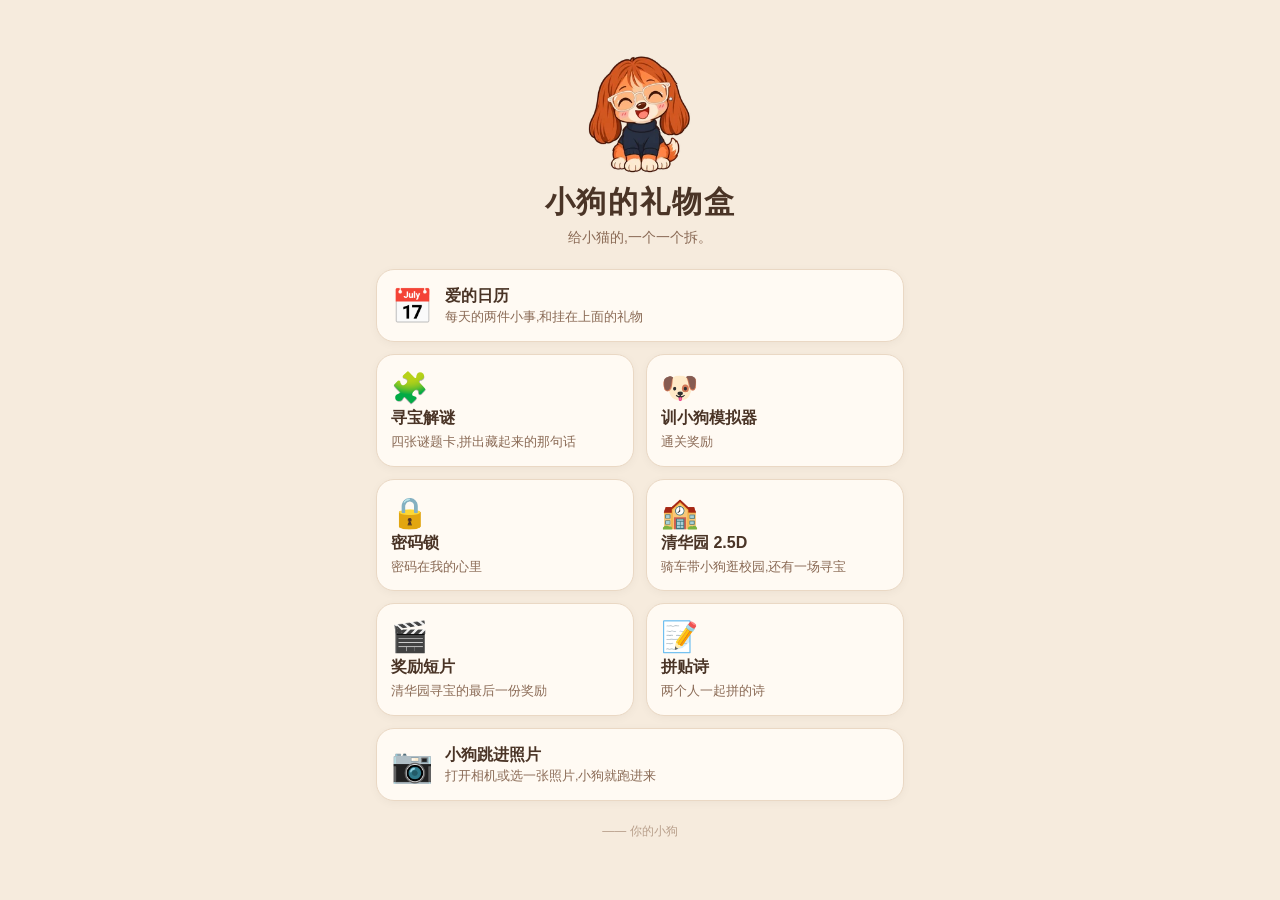
<file: index.html>
<!doctype html>
<html lang="zh-CN">
<head>
<meta charset="utf-8">
<meta name="viewport" content="width=device-width, initial-scale=1, viewport-fit=cover">
<meta name="theme-color" content="#F6EBDD">
<title>小狗的礼物盒</title>
<style>
  :root { --ink: #4a3426; --soft: #8a6a55; --card: #fffaf3; --pink: #f19bb8; --line: #ead8c4; }
  * { box-sizing: border-box; }
  html, body { margin: 0; background: #F6EBDD; color: var(--ink); font-family: -apple-system, "PingFang SC", "Hiragino Sans GB", "Microsoft YaHei", sans-serif; }
  main { max-width: 560px; margin: 0 auto; padding: calc(env(safe-area-inset-top) + 28px) 16px calc(env(safe-area-inset-bottom) + 36px); }
  header { text-align: center; margin-bottom: 22px; }
  .dog { width: 120px; height: 150px; margin: 0 auto 4px; background: url(photo/assets/sit.webp) no-repeat; background-size: 600% 100%; background-position: 40% 0; }
  h1 { margin: 0; font: 900 30px "Songti SC", Georgia, serif; letter-spacing: .06em; }
  header p { margin: 6px 0 0; color: var(--soft); font-size: 14px; }
  .grid { display: grid; grid-template-columns: minmax(0, 1fr) minmax(0, 1fr); gap: 12px; }
  a.card { display: flex; flex-direction: column; gap: 4px; padding: 16px 14px 14px; background: var(--card); border: 1.5px solid var(--line); border-radius: 18px; color: inherit; text-decoration: none; box-shadow: 0 2px 10px #0000000a; transition: transform .15s; }
  a.card:active { transform: scale(.97); }
  a.card .em { font-size: 30px; line-height: 1.1; }
  a.card b { font-size: 16px; }
  a.card span { color: var(--soft); font-size: 12.5px; line-height: 1.5; }
  a.card.wide { grid-column: 1 / -1; flex-direction: row; align-items: center; gap: 12px; }
  a.card.wide .em { font-size: 34px; }
  footer { margin-top: 22px; text-align: center; color: #b9a08c; font-size: 12px; }
</style>
</head>
<body>
<main>
  <header>
    <div class="dog"></div>
    <h1>小狗的礼物盒</h1>
    <p>给小猫的,一个一个拆。</p>
  </header>
  <div class="grid">
    <a class="card wide" href="love-calendar/"><div class="em">📅</div><div><b>爱的日历</b><br><span>每天的两件小事,和挂在上面的礼物</span></div></a>
    <a class="card" href="hunt/"><div class="em">🧩</div><b>寻宝解谜</b><span>四张谜题卡,拼出藏起来的那句话</span></a>
    <a class="card" href="hunt/train.html"><div class="em">🐶</div><b>训小狗模拟器</b><span>通关奖励</span></a>
    <a class="card" href="hunt/lock.html"><div class="em">🔒</div><b>密码锁</b><span>密码在我的心里</span></a>
    <a class="card" href="campus/"><div class="em">🏫</div><b>清华园 2.5D</b><span>骑车带小狗逛校园,还有一场寻宝</span></a>
    <a class="card" href="campus/film.mp4"><div class="em">🎬</div><b>奖励短片</b><span>清华园寻宝的最后一份奖励</span></a>
    <a class="card" href="poem/"><div class="em">📝</div><b>拼贴诗</b><span>两个人一起拼的诗</span></a>
    <a class="card wide" href="photo/"><div class="em">📷</div><div><b>小狗跳进照片</b><br><span>打开相机或选一张照片,小狗就跑进来</span></div></a>
  </div>
  <footer>—— 你的小狗</footer>
</main>
</body>
</html>
</file>
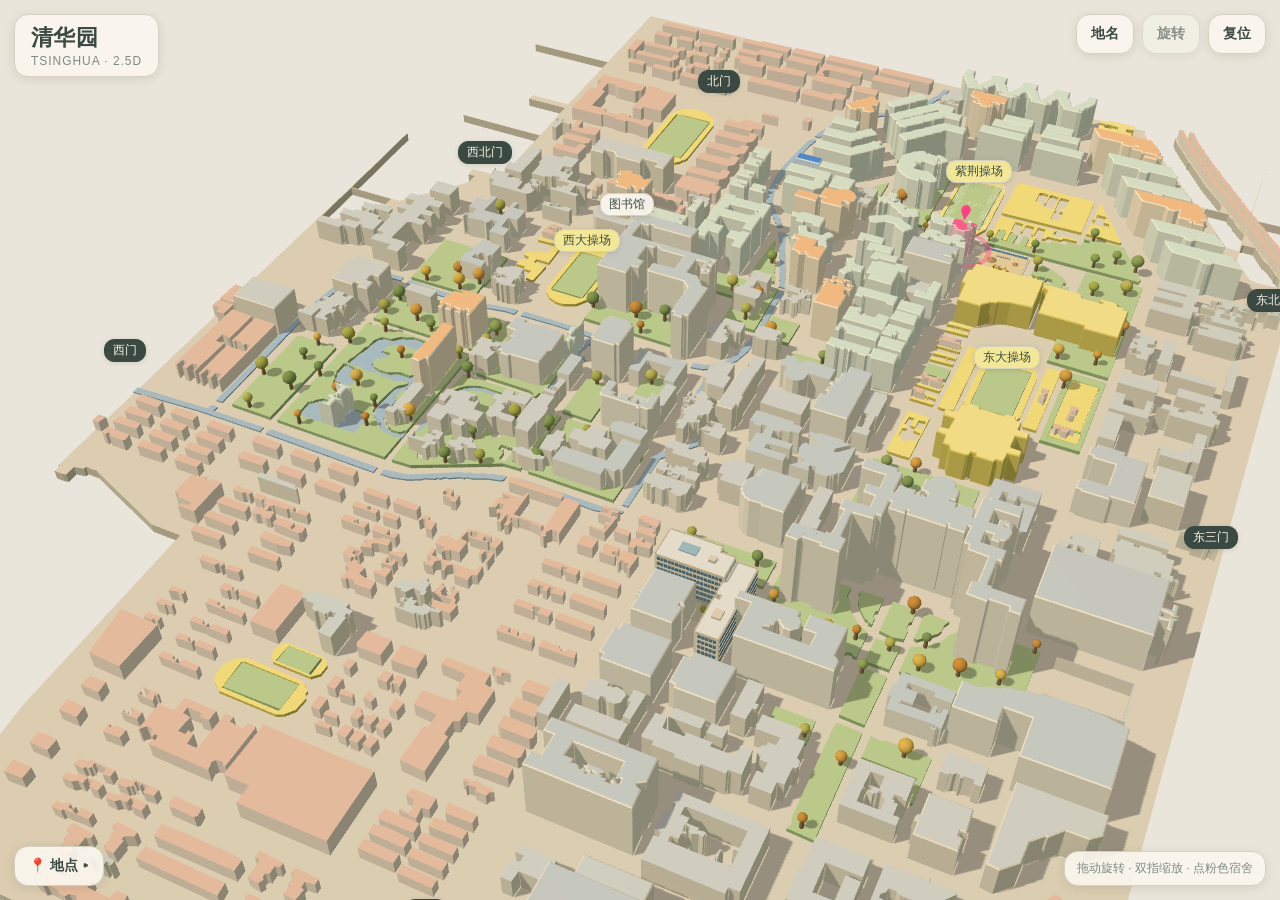
<file: campus/index.html>
<!doctype html>
<html lang="zh-CN">
<head>
<meta charset="utf-8">
<meta name="viewport" content="width=device-width, initial-scale=1, viewport-fit=cover">
<title>清华园 · 2.5D</title>
<style>
  :root { --paper: #f6f2e8; --ink: #3a4a42; --line: #d6d0c0; }
  * { box-sizing: border-box; -webkit-tap-highlight-color: transparent; }
  html, body { margin: 0; height: 100%; background: #e9e5da; overflow: hidden; font-family: -apple-system, "PingFang SC", "Helvetica Neue", "Noto Sans CJK SC", sans-serif; color: var(--ink); }
  #stage { position: fixed; inset: 0; }
  canvas { display: block; touch-action: none; }
  .pill { position: fixed; background: rgba(250, 247, 238, .92); border: 1px solid var(--line); border-radius: 14px; box-shadow: 0 2px 10px rgba(60, 60, 40, .12); }
  #title { top: 14px; left: 14px; padding: 8px 16px; font: 600 22px Georgia, "Songti SC", serif; letter-spacing: .02em; }
  #title small { display: block; font: 12px -apple-system, sans-serif; color: #7d8a82; letter-spacing: .08em; margin-top: 1px; }
  #tools { position: fixed; top: 14px; right: 14px; display: flex; gap: 8px; }
  #tools button { border: 1px solid var(--line); background: rgba(250, 247, 238, .92); color: var(--ink); border-radius: 14px; padding: 10px 14px; font: 600 14px -apple-system, "PingFang SC", sans-serif; box-shadow: 0 2px 10px rgba(60, 60, 40, .12); cursor: pointer; }
  #tools button[aria-pressed="false"] { opacity: .55; }
  #legend { left: 14px; bottom: 14px; padding: 6px 8px; font-size: 13px; line-height: 1.5; z-index: 7; max-width: min(72vw, 250px); }
  #legend i { display: inline-block; width: 12px; height: 12px; border-radius: 4px; margin-right: 8px; vertical-align: -1px; }
  #lg-toggle { border: 0; background: none; font: 600 14px -apple-system, 'PingFang SC', sans-serif; color: var(--ink); padding: 4px 6px; cursor: pointer; }
  #lg-body { max-height: min(52vh, 380px); overflow-y: auto; margin-top: 4px; }
  #lg-body[hidden] { display: none; }
  #lg-body details { border-top: 1px solid var(--line); padding: 3px 2px; }
  #lg-body summary { cursor: pointer; padding: 3px 4px; list-style: none; }
  #lg-body summary::-webkit-details-marker { display: none; }
  #lg-body summary::after { content: ' ▸'; color: #9aa59d; }
  #lg-body details[open] summary::after { content: ' ▾'; }
  #lg-body .row { padding: 3px 4px; color: #7d8a82; }
  #lg-body .items { display: flex; flex-wrap: wrap; gap: 5px; padding: 3px 2px 6px 18px; }
  #lg-body .items button { border: 1px solid var(--line); background: #fff; color: var(--ink); border-radius: 10px; padding: 3px 9px; font: 500 12.5px -apple-system, 'PingFang SC', sans-serif; cursor: pointer; }
  #lg-body .items button:hover { background: #fff4f8; border-color: #f3c6d6; }
  #lg-body .items button.him { background: #e8f1ff; border-color: #a9c8ef; }
  #lg-body .items button.her { background: #ffe9f1; border-color: #f3a9c4; }
  #hint { right: 14px; bottom: 14px; padding: 8px 12px; font-size: 12px; color: #7d8a82; }
  #labels { position: fixed; inset: 0; pointer-events: none; overflow: hidden; }
  .tag { position: absolute; transform: translate(-50%, -100%); white-space: nowrap; background: rgba(250, 247, 238, .94); border: 1px solid var(--line); border-radius: 10px; padding: 2px 8px; font-size: 12px; box-shadow: 0 1px 5px rgba(60, 60, 40, .15); }
  .tag.gate { background: #3a4a42; color: #f6f2e8; border-color: #3a4a42; }
  .tag.canteen { background: #fbe3c4; border-color: #e5b27a; color: #7a4a1c; font-weight: 600; }
  .tag.mine { pointer-events: auto; cursor: pointer; background: #ff3f86; color: #fff; border-color: #ff3f86; font-weight: 700; font-size: 13px; padding: 4px 11px; box-shadow: 0 2px 10px rgba(255, 63, 134, .45); }
  #focus-card { position: fixed; left: 50%; bottom: 18px; transform: translateX(-50%); width: auto; padding: 0; background: none; border: 0; box-shadow: none; z-index: 5; }
  #focus-card[hidden] { display: none; }
  #chat { position: fixed; left: 50%; bottom: 76px; transform: translateX(-50%); width: min(92vw, 420px); padding: 12px 14px; border-radius: 16px; background: rgba(255, 255, 255, .96); border: 1px solid #f3c6d6; box-shadow: 0 6px 24px rgba(255, 63, 134, .2); z-index: 6; }
  #chat[hidden] { display: none; }
  #chat-faces { display: flex; gap: 4px; margin-bottom: 8px; }
  #chat-faces button { border: 0; background: #fff4f8; font-size: 18px; width: 34px; height: 34px; border-radius: 10px; cursor: pointer; }
  #chat-opts { max-height: 132px; overflow-y: auto; display: flex; flex-wrap: wrap; gap: 6px; }
  #chat-opts button { border: 1px solid #f3c6d6; background: #fff4f8; color: #b3205f; font: 600 13px -apple-system, 'PingFang SC', sans-serif; padding: 6px 12px; border-radius: 12px; cursor: pointer; }
  #chat-opts button.ghost { background: #fff; color: #7d8a82; border-color: #d6d0c0; }
  #focus-card b { color: #d6256d; font-size: 16px; }
  #focus-card p { margin: 4px 0 10px; font-size: 13px; line-height: 1.6; }
  #focus-card button { border: 0; background: #ff3f86; color: #fff; font: 700 14px -apple-system, 'PingFang SC', sans-serif; padding: 8px 16px; border-radius: 12px; cursor: pointer; }
  body.in-foot #hint { display: none; }
  .tag.work { background: #ffe9a8; border-color: #e5c15c; color: #7a5a10; font-weight: 600; }
  .tag.him { background: #4a86d6; color: #fff; border-color: #4a86d6; font-weight: 700; }
  .tag.me { background: #3a4a42; color: #fff; border-color: #3a4a42; font-weight: 700; }
  #playhint[hidden] { display: none; }
  #playhint { position: fixed; left: 50%; top: 14px; transform: translateX(-50%); padding: 7px 14px; font-size: 13px; background: rgba(250, 247, 238, .92); border: 1px solid #d6d0c0; border-radius: 14px; z-index: 5; white-space: nowrap; }
  .bubble { position: absolute; transform: translate(-16%, -100%); max-width: 190px; padding: 7px 11px; border-radius: 14px; background: #fff; border: 1.5px solid #f3a9c4; color: #4a2a38; font-size: 13px; line-height: 1.45; box-shadow: 0 3px 12px rgba(255, 63, 134, .22); z-index: 8; }
  .bubble.l { transform: translate(-84%, -100%); }
  .bubble::after { content: ''; position: absolute; bottom: -7px; left: 12%; width: 11px; height: 11px; background: #fff; border-right: 1.5px solid #f3a9c4; border-bottom: 1.5px solid #f3a9c4; transform: rotate(45deg); }
  .bubble.l::after { left: auto; right: 12%; }
  .bubble.cat { background: #eef6ff; border-color: #a9c8ef; color: #223a52; box-shadow: 0 3px 12px rgba(60, 100, 160, .2); }
  .bubble.cat::after { background: #eef6ff; border-color: #a9c8ef; }
  #vehicle { right: 14px; bottom: 14px; display: flex; gap: 6px; padding: 6px; z-index: 7; }
  #vehicle[hidden] { display: none; }
  #vehicle button { border: 1px solid var(--line); background: #fff; color: var(--ink); border-radius: 10px; padding: 7px 14px; font: 600 14px -apple-system, 'PingFang SC', sans-serif; cursor: pointer; }
  #vehicle button[aria-pressed="true"] { background: #3a4a42; color: #fff; border-color: #3a4a42; }
  #hunt { position: fixed; right: 14px; top: 62px; z-index: 6; padding: 8px 10px; display: flex; align-items: center; gap: 6px; flex-wrap: wrap; font-size: 13px; width: min(88vw, 360px); }
  #hunt-clue { flex: 1 1 140px; }
  #hunt[hidden], #treasure[hidden] { display: none; }
  #hunt button { border: 1px solid #e5c15c; background: #fff3cf; color: #7a5a10; border-radius: 10px; padding: 4px 9px; font: 600 12px -apple-system, 'PingFang SC', sans-serif; cursor: pointer; }
  #hunt-arrow { display: inline-block; width: 26px; height: 26px; line-height: 26px; text-align: center; border-radius: 50%; background: #ffd35c; color: #6b4a00; font-size: 15px; flex: none; transition: transform .15s; }
  #hunt-clue { line-height: 1.4; }
  #hunt-dist { flex: none; font-size: 11px; color: #9a7a2a; white-space: nowrap; }
  #treasure { position: fixed; inset: 0; z-index: 12; display: grid; place-items: center; background: rgba(40, 34, 20, .42); }
  #treasure > div { width: min(88vw, 380px); padding: 22px 22px 18px; border-radius: 20px; background: #fffaf0; border: 2px solid #f0cf72; box-shadow: 0 12px 40px rgba(80, 60, 10, .35); text-align: center; }
  #treasure h2 { margin: 0 0 8px; font: 700 20px Georgia, 'Songti SC', serif; color: #8a5d00; }
  #hunt-bag { position: fixed; right: 14px; top: 170px; z-index: 6; padding: 6px 12px; font: 600 13px -apple-system, 'PingFang SC', sans-serif; color: #7a5a10; cursor: pointer; }
  #hunt-bag[hidden] { display: none; }
  #tr-item { font-size: 54px; line-height: 1.1; }
  #tr-ask p { font-weight: 600; margin-bottom: 8px; }
  #tr-opts { display: flex; flex-wrap: wrap; gap: 8px; justify-content: center; margin-bottom: 8px; }
  #tr-opts button { background: #fff3cf; color: #7a5a10; border: 1px solid #e5c15c; font-size: 14px; padding: 7px 14px; margin: 0; }
  #tr-reply { color: #8a5d00; font-weight: 600; }
  #tr-text .it { display: block; text-align: left; margin: 4px 0; font-size: 14px; }
  .tr-reward { display: block; margin: 6px auto 0; padding: 10px 22px; border: 0; border-radius: 999px; background: #ff7a93; color: #fff; font: 700 16px system-ui, sans-serif; cursor: pointer; box-shadow: 0 4px 12px rgba(255, 90, 120, .35); }
  #reward { position: fixed; inset: 0; z-index: 40; display: grid; place-items: center; background: #000; }
  #reward[hidden] { display: none; }
  #reward video { width: min(100vw, 100vh); height: min(100vw, 100vh); background: #000; }
  #reward button { position: absolute; top: 14px; right: 14px; width: 40px; height: 40px; border: 0; border-radius: 50%; background: rgba(255, 255, 255, .85); font-size: 18px; cursor: pointer; }
  #treasure p { margin: 0 0 12px; font-size: 15px; line-height: 1.7; white-space: pre-line; }
  #treasure .next { font-size: 13px; color: #7d6a3c; background: #fff3cf; border-radius: 12px; padding: 8px 12px; }
  #treasure button { border: 0; background: #ffb200; color: #fff; font: 700 15px -apple-system, 'PingFang SC', sans-serif; padding: 9px 22px; border-radius: 14px; cursor: pointer; margin-top: 4px; }
  .tag.sport { background: rgba(244, 233, 150, .95); }
  #loading { position: fixed; inset: 0; display: grid; place-items: center; background: #e9e5da; font: 600 18px Georgia, serif; letter-spacing: .1em; transition: opacity .5s; }
</style>
<script type="importmap">{ "imports": { "three": "./vendor/three.module.min.js" } }</script>
</head>
<body>
<div id="stage"></div><div id="labels"></div>
<div class="pill" id="title">清华园<small>TSINGHUA · 2.5D</small></div>
<div id="tools"><button id="btn-labels" aria-pressed="true">地名</button><button id="btn-spin" aria-pressed="false">旋转</button><button id="btn-reset">复位</button></div>
<div class="pill" id="legend"><button id="lg-toggle" aria-expanded="false">📍 地点 ▸</button><div id="lg-body" hidden></div></div>
<div class="pill" id="hint">拖动旋转 · 双指缩放 · 点粉色宿舍</div>
<div id="focus-card" hidden><button id="foot-back">返回校园</button></div>
<div id="playhint" hidden>点地图上的地方,小猫骑车过去 · 点小狗聊天</div>
<div id="chat" hidden><div id="chat-opts"></div></div>
<div class="pill" id="hunt" hidden><span id="hunt-arrow">➤</span><span id="hunt-clue"></span><span id="hunt-dist"></span><button id="hunt-hint">提示</button></div>
<button class="pill" id="hunt-bag" hidden>🎒 0/0</button>
<div id="treasure" hidden><div><div id="tr-item"></div><h2 id="tr-title"></h2><div id="tr-ask" hidden><p id="tr-q"></p><div id="tr-opts"></div></div><p id="tr-reply" hidden></p><p id="tr-text"></p><p class="next" id="tr-next" hidden></p><button id="tr-ok">收下</button></div></div>
<div id="vehicle" class="pill" hidden><button data-v="nine" aria-pressed="true">九号</button><button data-v="yadea" aria-pressed="false">雅迪</button></div>
<div id="loading">清华园 · 正在搭建…</div>
<script type="module">import('./app.js?v=' + Date.now());</script>
</body>
</html>
</file>
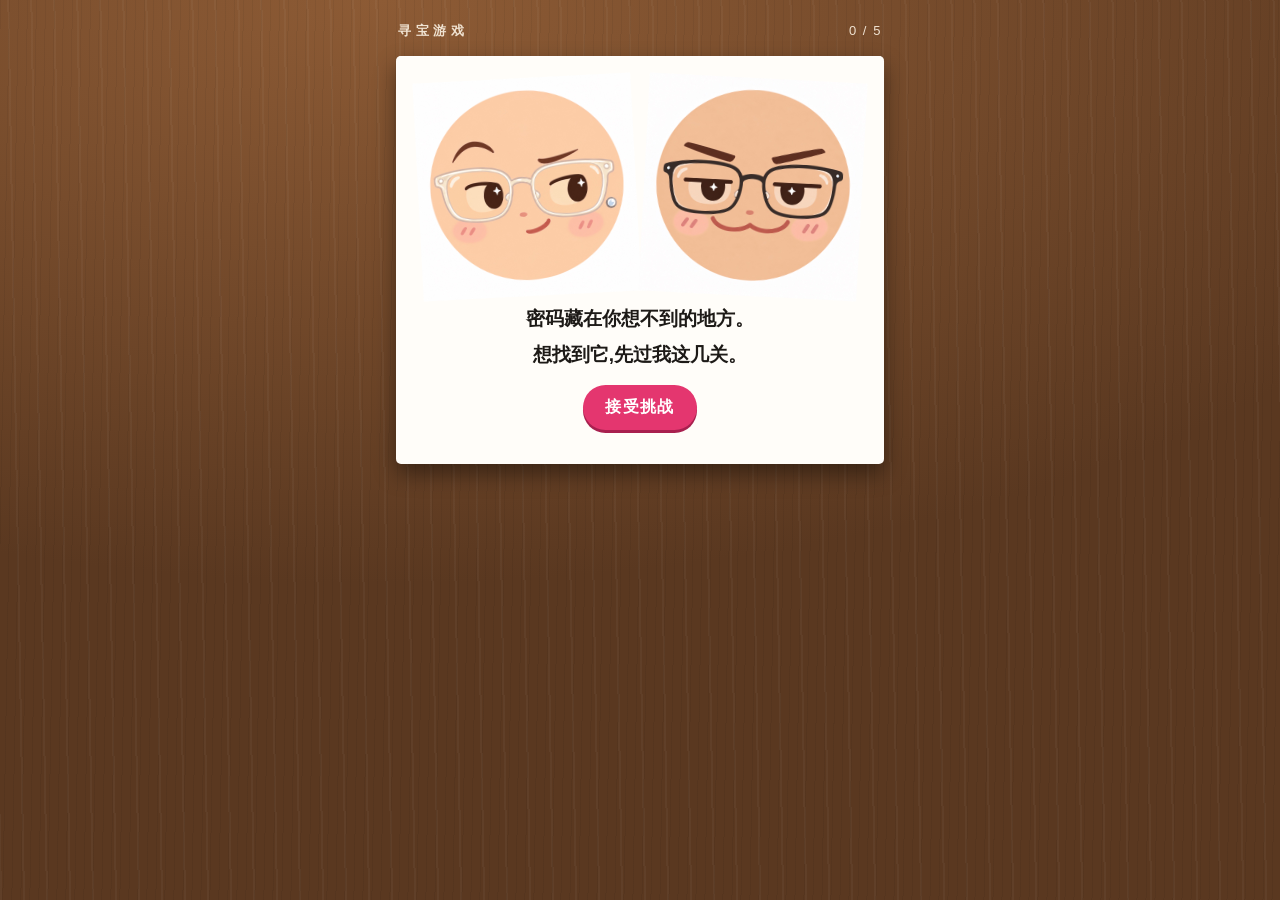
<file: hunt/index.html>
<!doctype html>
<html lang="zh-CN">
<head>
  <meta charset="utf-8">
  <meta name="viewport" content="width=device-width, initial-scale=1, viewport-fit=cover">
  <meta name="robots" content="noindex, nofollow">
  <meta name="theme-color" content="#5a3820">
  <title>寻宝游戏</title>
  <link rel="icon" href="data:image/svg+xml,%3Csvg xmlns='http://www.w3.org/2000/svg' viewBox='0 0 100 100'%3E%3Ctext y='.9em' font-size='90'%3E%F0%9F%8E%81%3C/text%3E%3C/svg%3E">
  <link rel="stylesheet" href="styles.css">
</head>
<body>
  <div id="preview" class="preview-bar" hidden></div>
  <main class="wrap">
    <header class="top"><span class="t" id="title"></span><span id="progress"></span></header>
    <section id="sentence" class="sentence" aria-label="拼出来的句子" hidden></section>
    <section id="stage" aria-live="polite"></section>
    <section id="table" aria-label="桌面"></section>
    <section id="gifts" aria-label="礼物"></section>
  </main>
  <noscript><p style="color:#fff;text-align:center">需要打开 JavaScript 才能玩。</p></noscript>
  <script type="module" src="app.js"></script>
</body>
</html>
</file>
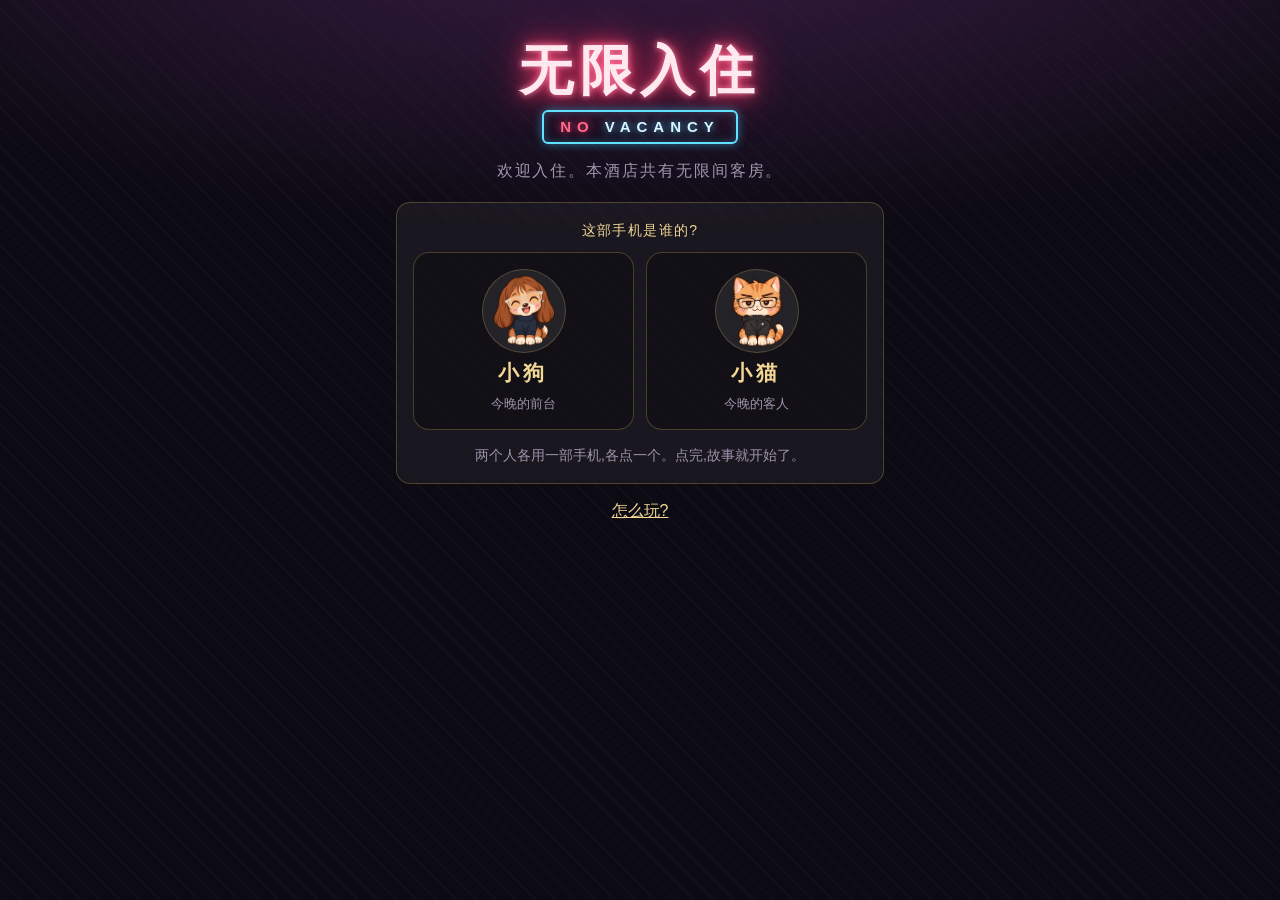
<file: infinite-hotel/index.html>
<!doctype html>
<html lang="zh-CN">
<head>
<meta charset="utf-8">
<meta name="viewport" content="width=device-width, initial-scale=1, viewport-fit=cover">
<meta name="robots" content="noindex, nofollow">
<meta name="theme-color" content="#0c0a12">
<title>无限入住</title>
<link rel="stylesheet" href="style.css">
</head>
<body>
<div id="app"></div>
<div id="sheet" hidden></div>
<div id="toast" hidden></div>
<div id="count" hidden></div>
<script type="module" src="app.js"></script>
</body>
</html>
</file>
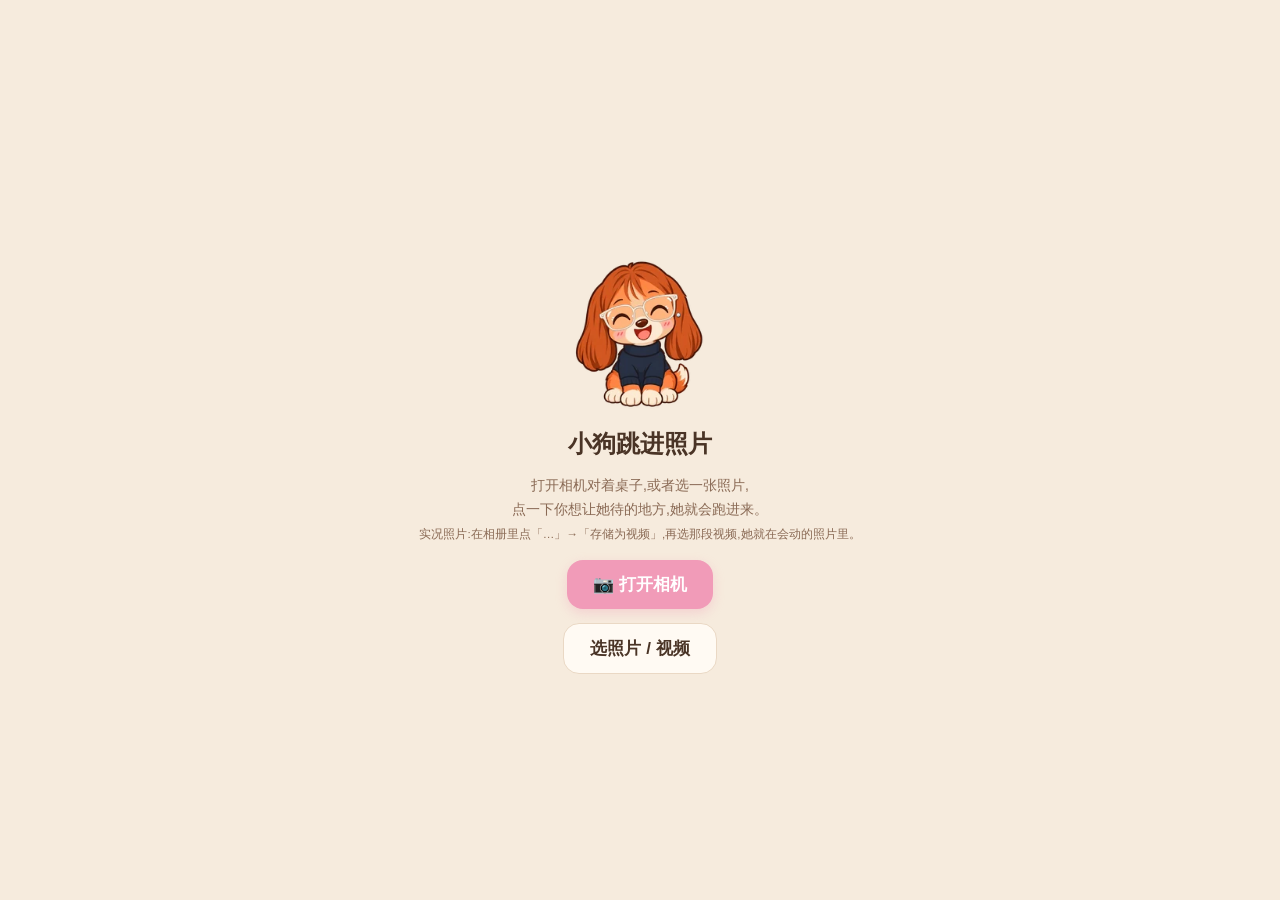
<file: photo/index.html>
<!doctype html>
<html lang="zh-CN">
<head>
<meta charset="utf-8">
<meta name="viewport" content="width=device-width, initial-scale=1, viewport-fit=cover, user-scalable=no">
<meta name="theme-color" content="#1b1a1f">
<title>小狗跳进照片</title>
<style>
  :root { --ink: #4a3426; --card: #fffaf3; --pink: #f19bb8; --line: #ead8c4; }
  * { box-sizing: border-box; -webkit-tap-highlight-color: transparent; }
  html, body { margin: 0; height: 100%; overflow: hidden; background: #1b1a1f; color: var(--ink);
    font-family: -apple-system, "PingFang SC", "Hiragino Sans GB", "Microsoft YaHei", sans-serif; }
  body { -webkit-user-select: none; user-select: none; -webkit-touch-callout: none; }
  canvas#scene { position: fixed; inset: 0; width: 100%; height: 100%; touch-action: none; display: block; }

  /* the first screen: pick a photo */
  #start { position: fixed; inset: 0; display: flex; flex-direction: column; align-items: center; justify-content: center; gap: 14px; background: #F6EBDD; padding: 24px; text-align: center; }
  #start[hidden] { display: none; }
  #startDog { width: 150px; height: 188px; background: url(assets/sit.webp) no-repeat; background-size: 600% 100%; background-position: 40% 0; }
  #start h1 { margin: 0; font-size: 24px; }
  #start p { margin: 0; color: #8a6a55; font-size: 14px; line-height: 1.7; }
  .pick.alt { background: #fffaf3; color: var(--ink); border: 1.5px solid var(--line); box-shadow: none; }
  .pick { font: inherit; font-size: 17px; font-weight: 700; border: 0; border-radius: 16px; background: var(--pink); color: #fff; padding: 13px 26px; box-shadow: 0 4px 12px #f19bb855; }

  #hint { position: fixed; left: 50%; top: calc(env(safe-area-inset-top) + 14px); transform: translateX(-50%); background: #fffaf3e8; border-radius: 14px; padding: 8px 14px; font-size: 14px; white-space: nowrap; box-shadow: 0 2px 10px #0000002a; pointer-events: none; transition: opacity .3s; }
  #hint.off { opacity: 0; }

  #bar { position: fixed; left: 0; right: 0; bottom: 0; padding: 10px 8px calc(env(safe-area-inset-bottom) + 12px); display: flex; gap: 6px; justify-content: center; }
  #bar[hidden] { display: none; }
  #bar button { font: inherit; font-size: 13px; border: 0; border-radius: 14px; background: #fffaf3e8; color: var(--ink); padding: 8px 4px; min-width: 0; flex: 0 1 60px; display: flex; flex-direction: column; align-items: center; gap: 1px; box-shadow: 0 2px 10px #0000002a; }
  #bar button span { font-size: 20px; line-height: 1.15; }
  #bar button.rec { background: #ff5468; color: #fff; }

  /* the recorded clip */
  #clip { position: fixed; inset: 0; background: #000000cc; display: none; flex-direction: column; align-items: center; justify-content: center; gap: 12px; padding: 20px; }
  #clip.on { display: flex; }
  #clip video { max-width: 100%; max-height: 70vh; border-radius: 14px; background: #000; }
  #clip .row { display: flex; gap: 10px; }
  #clip button, #clip a { font: inherit; font-size: 15px; font-weight: 700; border: 0; border-radius: 14px; padding: 10px 18px; text-decoration: none; }
  #clipSave { background: var(--pink); color: #fff; }
  #clipClose { background: #fffaf3; color: var(--ink); }
  #clip p { margin: 0; color: #fff; font-size: 13px; opacity: .8; text-align: center; }
</style>
</head>
<body>
<canvas id="scene"></canvas>

<div id="start">
  <div id="startDog"></div>
  <h1>小狗跳进照片</h1>
  <p>打开相机对着桌子,或者选一张照片,<br>点一下你想让她待的地方,她就会跑进来。<br><small>实况照片:在相册里点「…」→「存储为视频」,再选那段视频,她就在会动的照片里。</small></p>
  <button class="pick" id="cam1">📷 打开相机</button>
  <button class="pick alt" id="pick1">选照片 / 视频</button>
</div>

<div id="hint" class="off"></div>

<div id="bar" hidden>
  <button id="bCam"><span>📷</span>相机</button>
  <button id="bPick"><span>🖼️</span>照片</button>
  <button id="bFind"><span>🔍</span>找桌面</button>
  <button id="bSmall"><span>➖</span>小一点</button>
  <button id="bBig"><span>➕</span>大一点</button>
  <button id="bRec"><span>⏺</span>录下来</button>
</div>

<div id="clip">
  <video id="clipVideo" playsinline controls loop></video>
  <p id="clipNote">存到相册:点「保存」,在弹出的菜单里选「存储视频」</p>
  <div class="row"><a id="clipSave" href="#">保存</a><button id="clipClose">再玩一次</button></div>
</div>

<input type="file" id="file" accept="image/*,video/*" hidden>
<script type="module" src="app.js"></script>
</body>
</html>
</file>
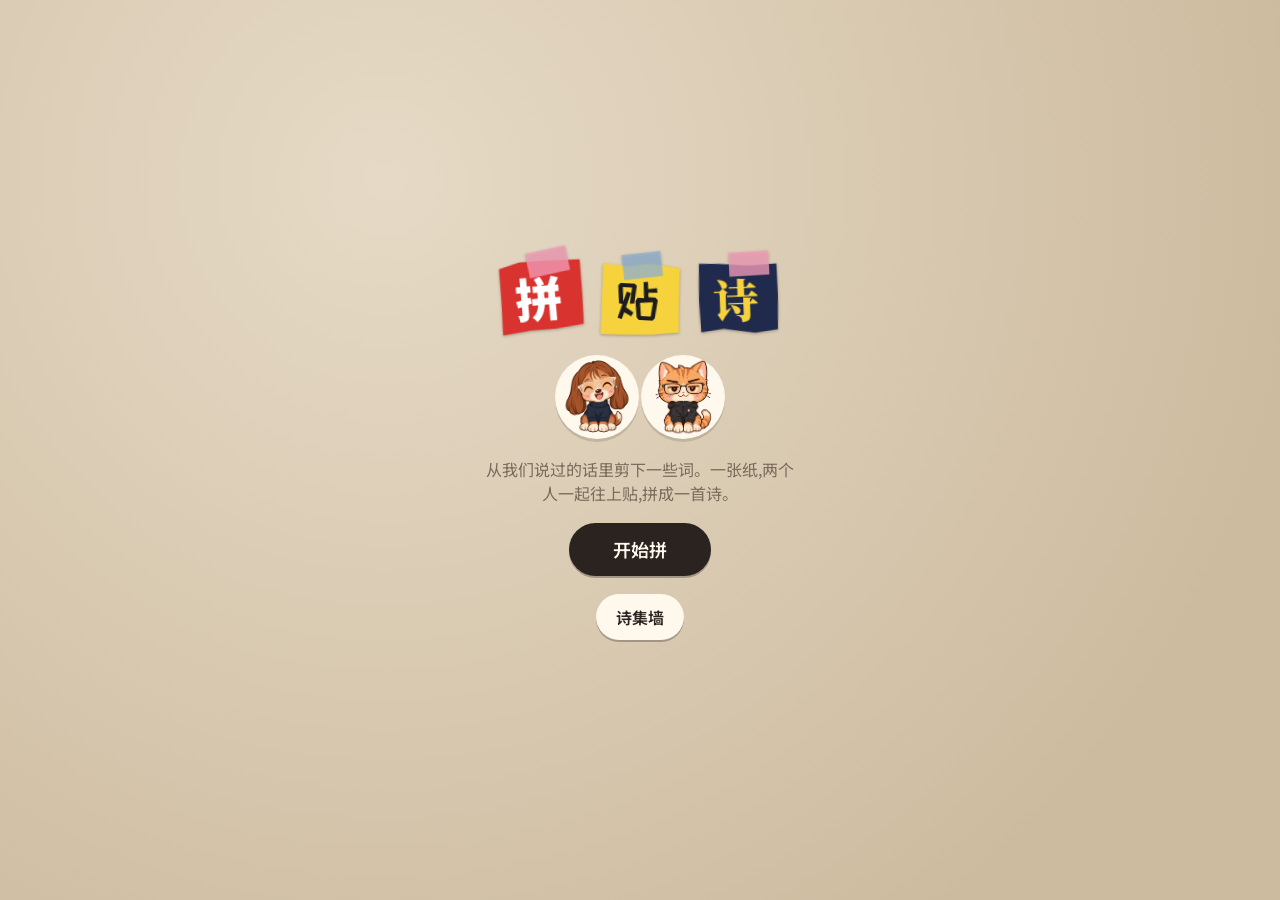
<file: poem/index.html>
<!doctype html>
<html lang="zh-CN">
<head>
<meta charset="utf-8">
<meta name="viewport" content="width=device-width, initial-scale=1, viewport-fit=cover, user-scalable=no">
<title>拼贴诗</title>
<link rel="preconnect" href="https://fonts.googleapis.com">
<link rel="preconnect" href="https://fonts.gstatic.com" crossorigin>
<link href="https://fonts.googleapis.com/css2?family=Ma+Shan+Zheng&family=Noto+Sans+SC:wght@900&family=Noto+Serif+SC:wght@700;900&family=ZCOOL+KuaiLe&family=ZCOOL+QingKe+HuangYou&display=swap" rel="stylesheet">
<style>
  :root {
    --ink: #2a2320; --paper: #f6f0e3; --desk: #d9cbb4; --her: #f19bb8; --him: #8fb0cf; --soft: #7a6a5c;
    color-scheme: light;
  }
  * { box-sizing: border-box; -webkit-tap-highlight-color: transparent; }
  html, body { margin: 0; height: 100%; overflow: hidden; }
  body {
    background: var(--desk) radial-gradient(circle at 30% 20%, #e6dac6, #cdbb9f 80%);
    color: var(--ink); font: 16px/1.5 -apple-system, "PingFang SC", "Noto Sans SC", sans-serif;
    -webkit-user-select: none; user-select: none; touch-action: none;
  }
  button { font: inherit; color: inherit; cursor: pointer; }
  .screen { position: fixed; inset: 0; display: none; flex-direction: column; align-items: center;
    padding: max(12px, env(safe-area-inset-top)) 16px max(12px, env(safe-area-inset-bottom)); }
  .screen.on { display: flex; }
  .btn { border: 0; border-radius: 999px; padding: 11px 20px; background: var(--ink); color: #fff8ec; font-weight: 600;
    box-shadow: 0 2px 0 rgba(0,0,0,.25); }
  .btn.light { background: #fff8ec; color: var(--ink); }
  .btn:disabled { opacity: .35; }
  .btn:active:not(:disabled) { transform: translateY(1px); box-shadow: none; }
  .avatar { width: 64px; height: 64px; border-radius: 50%; background: #fff8ec center/cover; flex: none; }
  .avatar.dog { background-image: url(assets/dog.webp); }
  .avatar.cat { background-image: url(assets/cat.webp); }

  /* start */
  #start { justify-content: center; gap: 18px; text-align: center; overflow-y: auto; }
  #start h1 { margin: 0; font: 900 52px/1.1 "Noto Serif SC", serif; letter-spacing: 6px; }
  #start h1 span { display: inline-block; padding: 2px 8px; margin: 0 2px; }
  #start .sub { margin: 0; color: var(--soft); max-width: 320px; }
  .who { display: flex; gap: 16px; }
  .who .avatar { width: 84px; height: 84px; box-shadow: 0 3px 0 rgba(0,0,0,.12); }
  .who .avatar + .avatar { margin-left: -14px; }
  #newGame { font-size: 18px; padding: 13px 44px; }
  .start-more { display: flex; gap: 10px; flex-wrap: wrap; justify-content: center; }

  /* play */
  #play { padding-left: 8px; padding-right: 8px; gap: 8px; }
  .bar { width: 100%; max-width: 760px; display: flex; align-items: center; gap: 10px; }
  .bar .pair { display: flex; flex: none; }
  .bar .avatar { width: 38px; height: 38px; }
  .bar .avatar + .avatar { margin-left: -10px; }
  .bar .turn { flex: 1; line-height: 1.25; }
  .bar .turn b { display: block; }
  .bar .turn small { color: var(--soft); }
  .bar .btn { padding: 8px 14px; font-size: 14px; }
  .board { position: relative; flex: none; background: var(--paper); box-shadow: 0 6px 18px rgba(60,40,20,.25), 0 1px 2px rgba(0,0,0,.2);
    background-image: radial-gradient(rgba(120,90,60,.07) 1px, transparent 1.2px); background-size: 7px 7px; overflow: hidden; }
  .board .hint[hidden] { display: none; }
  .board .hint { position: absolute; inset: 0; display: grid; place-items: center; color: #b8a88f; font-size: 15px; text-align: center; padding: 20px; pointer-events: none; }
  .tray { width: 100%; max-width: 760px; flex: 1; min-height: 0; display: flex; flex-wrap: wrap; align-content: flex-start; justify-content: center;
    gap: 6px; padding: 4px 2px; overflow-y: auto; touch-action: pan-y; }

  /* a word cut out of a magazine */
  .tile { position: absolute; left: 0; top: 0; white-space: nowrap; line-height: 1; touch-action: none; cursor: grab;
    filter: drop-shadow(0 1px 1.5px rgba(0,0,0,.28)); }
  .tray .tile { position: relative; }
  .tray .stock { width: 100%; display: flex; justify-content: center; gap: 6px; padding-bottom: 5px; margin-bottom: 1px; border-bottom: 1px dashed rgba(42,35,32,.18); }
  .tile .cut { display: block; }
  .tile .tape { position: absolute; height: 34%; width: 46%; min-width: 16px; top: -14%; opacity: .78; pointer-events: none; }
  .tile.mine-0 .tape { background: var(--her); }
  .tile.mine-1 .tape { background: var(--him); }
  .tile.dragging { z-index: 50; filter: drop-shadow(0 8px 10px rgba(0,0,0,.3)); cursor: grabbing; }
  .ghost { position: fixed; z-index: 60; pointer-events: none; }

  /* finish: hold the two hearts together */
  #finish { justify-content: center; gap: 22px; text-align: center; background: rgba(42,35,32,.9); color: #fff8ec; z-index: 6; }
  #finish h2 { margin: 0; font: 900 26px "Noto Serif SC", serif; }
  .hearts { display: flex; gap: 22px; }
  .heart { width: 136px; height: 150px; border: 0; background: none; position: relative; display: grid; justify-items: center; touch-action: none; }
  .heart svg { width: 120px; height: 110px; transition: transform .15s; }
  .heart svg path { fill: rgba(255,255,255,.15); stroke: #fff8ec; stroke-width: 3; transition: fill .15s; }
  .heart.held svg { transform: scale(1.08); }
  .heart.held svg path { fill: #ef5d7d; }
  .heart .avatar { position: absolute; top: 24px; width: 56px; height: 56px; pointer-events: none; }
  .heart span { font-size: 14px; opacity: .85; }
  .meter { width: 240px; height: 8px; border-radius: 4px; background: rgba(255,255,255,.2); overflow: hidden; }
  .meter i { display: block; height: 100%; width: 0; background: #ef5d7d; }

  /* result / view */
  #done { gap: 12px; overflow-y: auto; touch-action: pan-y; justify-content: flex-start; }
  #done img { width: min(100%, 520px); height: auto; box-shadow: 0 6px 18px rgba(60,40,20,.28); -webkit-touch-callout: default; -webkit-user-select: auto; user-select: auto; flex: none; }
  #done .poem { white-space: pre-wrap; font: 700 17px/1.7 "Noto Serif SC", serif; text-align: center; margin: 0; }
  #done .row { display: flex; flex-wrap: wrap; gap: 10px; justify-content: center; }
  #done .note { color: var(--soft); font-size: 13px; margin: 0; text-align: center; }

  /* wall */
  #wall { gap: 12px; }
  #wall .bar h2 { flex: 1; margin: 0; font: 900 24px "Noto Serif SC", serif; }
  .grid { width: 100%; max-width: 760px; flex: 1; overflow-y: auto; touch-action: pan-y; display: grid; grid-template-columns: repeat(auto-fill, minmax(150px, 1fr));
  .grid .hangall { grid-column: 1 / -1; justify-self: center; }
    gap: 18px 14px; padding: 8px 4px 20px; align-content: start; }
  .pin { border: 0; background: none; padding: 0; text-align: left; }
  .pin img { width: 100%; display: block; box-shadow: 0 4px 10px rgba(60,40,20,.25); background: var(--paper); aspect-ratio: 3/4; }
  .pin:nth-child(3n+1) img { transform: rotate(-1.5deg); }
  .pin:nth-child(3n+2) img { transform: rotate(1.2deg); }
  .pin small { display: block; margin-top: 6px; color: var(--soft); font-size: 12px; overflow: hidden; text-overflow: ellipsis; white-space: nowrap; }
  .empty { grid-column: 1 / -1; text-align: center; color: var(--soft); padding-top: 60px; }

  /* sheet */
  .sheet { position: fixed; inset: 0; display: none; align-items: flex-end; justify-content: center; background: rgba(0,0,0,.35); z-index: 8; }
  .sheet.on { display: flex; }
  .sheet > div { width: 100%; max-width: 460px; background: #fff8ec; border-radius: 18px 18px 0 0; padding: 20px 20px max(20px, env(safe-area-inset-bottom)); display: grid; gap: 12px; }
  .sheet h3 { margin: 0; font: 900 20px "Noto Serif SC", serif; }
  .sheet p { margin: 0; color: var(--soft); font-size: 14px; }
  .sheet input[type=date] { font: inherit; padding: 8px 10px; border: 1px solid #cdbb9f; border-radius: 10px; background: #fff; }
  .sheet .row { display: flex; gap: 10px; }
  .sheet .row .btn { flex: 1; }
  #toast { position: fixed; left: 50%; bottom: 90px; transform: translateX(-50%); background: var(--ink); color: #fff8ec; padding: 9px 16px; border-radius: 999px;
    font-size: 14px; opacity: 0; transition: opacity .2s; pointer-events: none; z-index: 9; max-width: 86vw; text-align: center; }
  #toast.on { opacity: 1; }
</style>
</head>
<body>

<section class="screen" id="start">
  <h1 id="logo"></h1>
  <div class="who"><i class="avatar dog"></i><i class="avatar cat"></i></div>
  <p class="sub">从我们说过的话里剪下一些词。一张纸,两个人一起往上贴,拼成一首诗。</p>
  <button class="btn" id="newGame">开始拼</button>
  <div class="start-more">
    <button class="btn light" id="resume" hidden>接着拼上一首</button>
    <button class="btn light" data-go="wall">诗集墙</button>
  </div>
</section>

<section class="screen" id="play">
  <div class="bar">
    <span class="pair"><i class="avatar dog"></i><i class="avatar cat"></i></span>
    <div class="turn"><b>一起拼</b><small>拖上纸;拖回来就拿掉</small></div>
    <button class="btn light" id="redraw">换一把</button>
    <button class="btn" id="finishBtn">拼好了</button>
  </div>
  <div class="board" id="board"><div class="hint" id="boardHint">把下面的词拖到纸上</div></div>
  <div class="tray" id="tray"></div>
</section>

<section class="screen" id="finish">
  <h2>两个人一起按住</h2>
  <p style="margin:0;opacity:.8">一人按一颗,一起按住,这首诗就拼好了</p>
  <div class="hearts">
    <button class="heart" data-h="0"><svg viewBox="0 0 120 110"><path d="M60 102C26 78 6 58 6 34 6 18 18 6 34 6c11 0 20 6 26 15C66 12 75 6 86 6c16 0 28 12 28 28 0 24-20 44-54 68z"/></svg><i class="avatar dog"></i><span>小狗</span></button>
    <button class="heart" data-h="1"><svg viewBox="0 0 120 110"><path d="M60 102C26 78 6 58 6 34 6 18 18 6 34 6c11 0 20 6 26 15C66 12 75 6 86 6c16 0 28 12 28 28 0 24-20 44-54 68z"/></svg><i class="avatar cat"></i><span>小猫</span></button>
  </div>
  <div class="meter"><i id="meter"></i></div>
  <button class="btn light" id="finishBack">还没拼完</button>
</section>

<section class="screen" id="done">
  <img id="doneImg" alt="拼贴诗">
  <p class="poem" id="donePoem"></p>
  <div class="row" id="doneActions"></div>
  <p class="note" id="doneNote"></p>
</section>

<section class="screen" id="wall">
  <div class="bar"><h2>诗集墙</h2><button class="btn light" data-go="start">回去</button></div>
  <div class="grid" id="grid"></div>
</section>

<div class="sheet" id="calSheet"><div>
  <h3>挂到爱的日历</h3>
  <p>这首诗会作为一条「回音」挂在这一天,点「点开看看」能看到这张拼贴。</p>
  <input type="date" id="calDate">
  <p id="calMsg"></p>
  <div class="row"><button class="btn light" id="calCancel">算了</button><button class="btn" id="calGo">挂上去</button></div>
</div></div>

<div id="toast"></div>
<script type="module" src="app.js"></script>
</body>
</html>
</file>
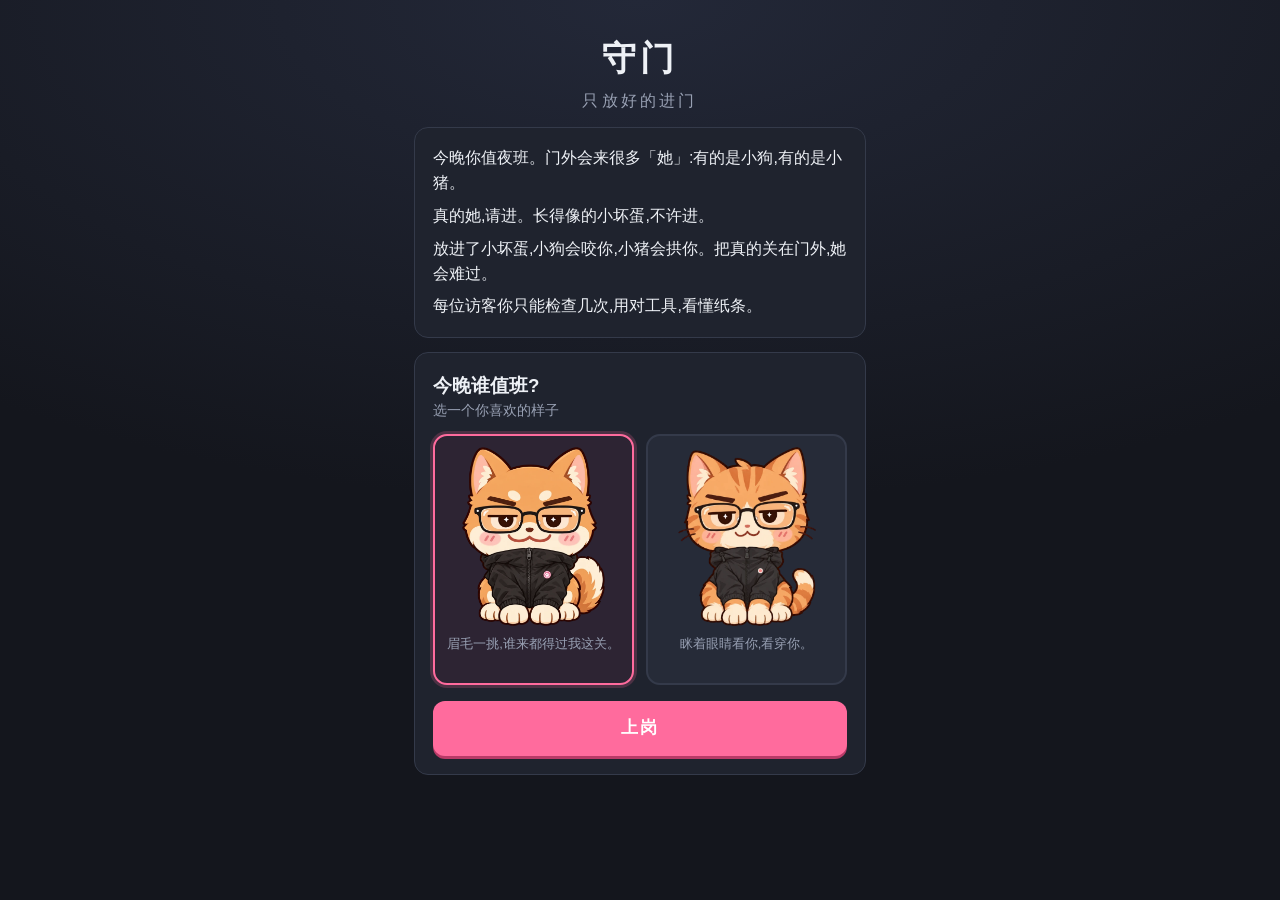
<file: hunt/door.html>
<!doctype html>
<html lang="zh-CN">
<head>
<meta charset="utf-8">
<meta name="viewport" content="width=device-width, initial-scale=1, viewport-fit=cover">
<meta name="robots" content="noindex, nofollow">
<meta name="theme-color" content="#14161d">
<title>守门</title>
<link rel="stylesheet" href="door.css">
</head>
<body>
<div class="wrap" id="app"></div>
<script type="module" src="door.js"></script>
</body>
</html>
</file>
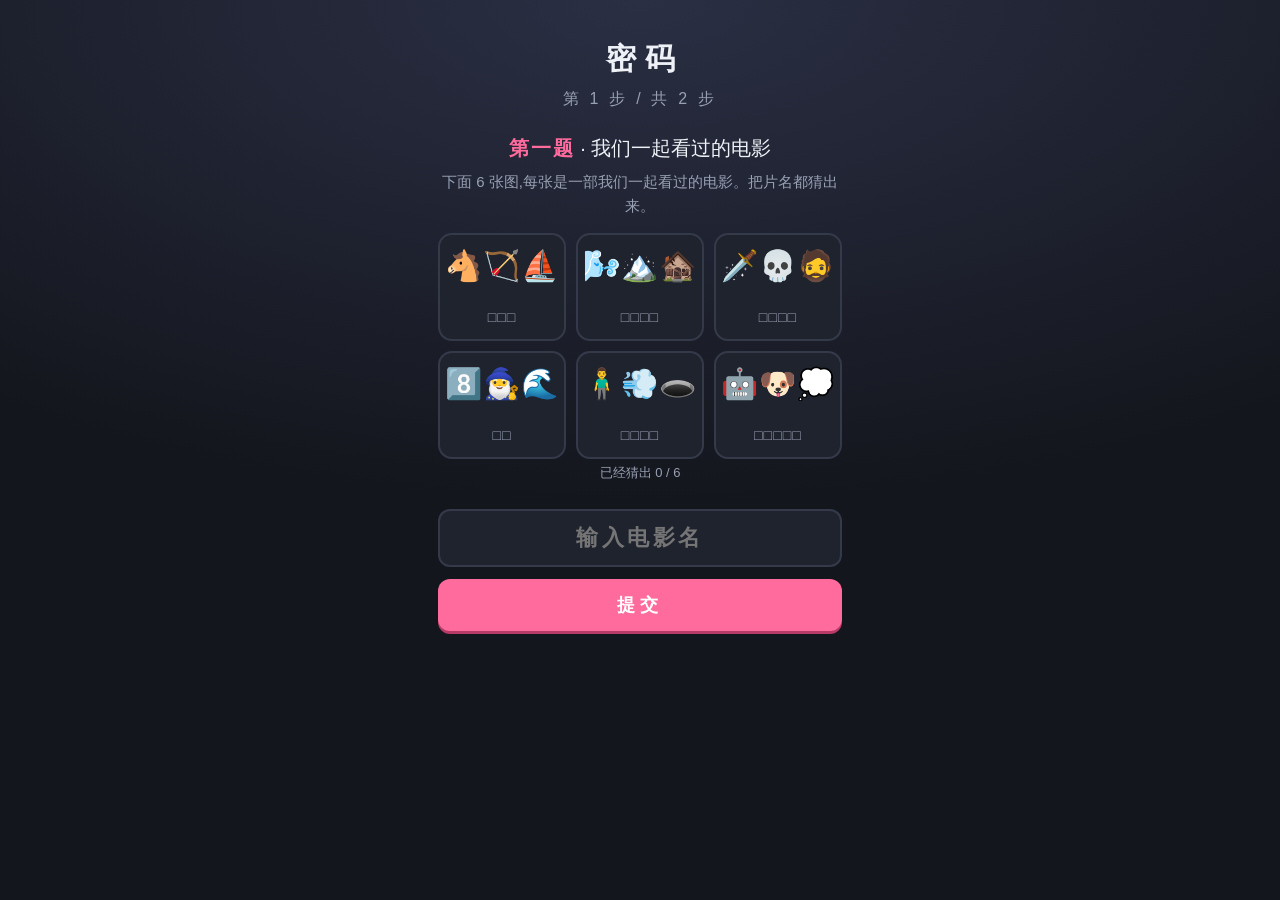
<file: hunt/lock.html>
<!doctype html>
<html lang="zh-CN">
<head>
<meta charset="utf-8">
<meta name="viewport" content="width=device-width, initial-scale=1, viewport-fit=cover">
<meta name="robots" content="noindex, nofollow">
<meta name="theme-color" content="#14161d">
<title>密码</title>
<link rel="stylesheet" href="lock.css">
</head>
<body>
<div class="wrap" id="app"></div>
<script type="module" src="lock.js"></script>
</body>
</html>
</file>
<file: hunt/styles.css>
:root {
  --card: #fffdf9;
  --ink: #1d1a17;
  --muted: #8d867e;
  --pink: #e4366f;
  --line: #e6ded3;
  --sans: -apple-system, BlinkMacSystemFont, "PingFang SC", "Helvetica Neue", "Noto Sans CJK SC", "Microsoft YaHei", Arial, sans-serif;
  --mono: ui-monospace, "SF Mono", Menlo, Consolas, monospace;
}

* { box-sizing: border-box; }
html { -webkit-text-size-adjust: 100%; }
body {
  margin: 0;
  min-height: 100vh;
  color: var(--ink);
  font-family: var(--sans);
  line-height: 1.7;
  /* a wooden table, like the photo of the cards laid out on it */
  background:
    repeating-linear-gradient(91deg, rgba(0, 0, 0, .05) 0 1px, transparent 1px 9px),
    repeating-linear-gradient(89deg, rgba(255, 255, 255, .035) 0 2px, transparent 2px 23px),
    radial-gradient(130% 90% at 30% 0%, #8d5b35, #5a3820 72%);
  background-attachment: fixed;
  background-color: #5a3820;
}

/* keep clear of the host's floating badge in the bottom-right corner */
.wrap { max-width: 520px; margin: 0 auto; padding: 16px 16px 120px; }

.top { display: flex; justify-content: space-between; align-items: baseline; margin: 4px 2px 14px; color: #f0e3d2; font-size: 13px; letter-spacing: .12em; }
.top .t { font-weight: 700; letter-spacing: .35em; }
.preview-bar { background: #7b2a1f; color: #ffe9d6; font: 13px/1.5 var(--sans); text-align: center; padding: 6px 10px; }

/* ── cards ── */
.card {
  position: relative; margin: 0 0 18px; padding: 22px 22px 24px; background: var(--card); border-radius: 5px;
  box-shadow: 0 10px 22px rgba(0, 0, 0, .42), inset 0 1px 0 rgba(255, 255, 255, .8);
}
.card p { margin: 0 0 10px; }
.center { text-align: center; }
.muted { color: var(--muted); font-size: 14px; }
.hint-tag { margin: 0 0 14px !important; color: var(--muted); font-size: 15px; }
.hint-tag b { margin-left: 10px; color: var(--ink); font-weight: 700; }
.how { margin: -6px 0 14px !important; color: #6d665d; font-size: 15px; }
.hint-tag b.solo { margin-left: 0; }
.hint-tag .ok { margin-left: 10px; color: #2f8a55; font-style: normal; font-weight: 800; }
.wait-big { font-size: 26px; font-weight: 700; letter-spacing: .04em; margin: 4px 0 !important; }
.countdown { font-variant-numeric: tabular-nums; letter-spacing: .05em; }

/* ── the opening card ── */
.start-row { display: grid; grid-template-columns: 36% 1fr; gap: 18px; align-items: center; margin-bottom: 14px; }
.start-row img { width: 100%; aspect-ratio: 1; object-fit: cover; border-radius: 4px; background: #efe6da; }
.start-row p { margin: 0 0 8px; font-size: 19px; font-weight: 700; line-height: 1.6; }
/* with both of them: hers on the left, his on the right (turned a little towards each other), the lines under them */
.start-duo { display: grid; grid-template-columns: 1fr 1fr; gap: 8px; margin: 0 0 8px; }
.start-duo img { display: block; width: 100%; aspect-ratio: 1; object-fit: cover; background: var(--card); }
.start-duo .her { transform: rotate(-3deg); }
.start-duo .him { transform: rotate(3deg); }
.start-lines { margin-bottom: 14px; text-align: center; }
.start-lines p { margin: 0 0 6px; font-size: 19px; font-weight: 700; line-height: 1.6; }

/* ── a clue ── */
.visual { margin: 4px 0 16px; }
.rows p { display: flex; flex-wrap: wrap; gap: 12px 16px; margin: 0 0 28px; font: 600 22px var(--mono); }
.rows p:last-child { margin-bottom: 0; }
.u { display: inline-block; margin: 0; padding: 0 2px 4px; border-bottom: 2px solid var(--ink); }
.rows.morse p { gap: 14px 20px; }
.rows.caesar p, .rows.atbash p { gap: 10px 7px; }
.rows.morse .u { padding: 0 2px 7px; }
.code { display: inline-flex; align-items: center; gap: 8px; height: 30px; }
.code i { display: block; background: var(--ink); }
.code .d { width: 12px; height: 12px; border-radius: 50%; }
.code .b { width: 28px; height: 9px; border-radius: 5px; }
.question { margin: 6px 0 4px !important; font-size: 21px; font-weight: 700; line-height: 1.6; }
.poem { margin: 6px 0 14px !important; font: 500 17px/1.8 "Songti SC", Georgia, serif; color: #3a352f; }
.letters { display: flex; gap: 8px; margin: 10px 0; }
.letters span { display: grid; place-items: center; width: 42px; height: 48px; border: 2px solid var(--ink); border-radius: 6px; font: 800 22px var(--mono); }
.piano { display: block; width: 100%; max-width: 330px; margin: 8px auto; }
.piano .wk { fill: #fff; stroke: var(--ink); stroke-width: 1.5; }
.piano .wk.on { fill: #ffdbe6; }
.piano .bk { fill: var(--ink); }
.piano .badge { fill: var(--pink); }
.piano .bn { fill: #fff; font: 700 13px var(--sans); text-anchor: middle; }

/* ── Lamps (a picture-logic board), dressed like the Light Up board ── */
.lp-wrap { position: relative; margin: 6px 0 10px; }
.lp-set { display: grid; gap: 14px; justify-items: center; }
.lp { width: 100%; max-width: 330px; }
.lp-grid { display: grid; grid-template-columns: repeat(var(--w), 1fr); gap: 4px; padding: 6px; background: #26221e; border-radius: 10px; }
.lp-cell {
  position: relative; display: grid; place-items: center; aspect-ratio: 1; margin: 0; padding: 0; border: 0; border-radius: 6px;
  background: #f4efe7; color: var(--ink); font: 800 24px var(--sans); letter-spacing: 0; box-shadow: none; cursor: pointer;
  transition: background .18s, box-shadow .18s;
}
.lp-cell:active { transform: none; box-shadow: none; }
.lp-cell.block { background: #121010; cursor: default; }
.lp-cell.clue.ok { color: #b36a00; }
.lp-cell.clue.over { color: #d6402b; }
.lp-cell.clue.ok:not(.on) { box-shadow: inset 0 0 0 2px rgba(240, 160, 0, .5); }
.lp-cell.clue.over:not(.on) { box-shadow: inset 0 0 0 2px rgba(214, 64, 43, .45); }
.lp-n { position: relative; z-index: 1; font-style: normal; pointer-events: none; }
.lp-cell.on { background: #ffe39a; box-shadow: inset 0 0 14px rgba(255, 196, 60, .6); }
.lp-cell.on.clue { color: #5a3a00; }
.lp-cell.on.clue.ok { color: #7a4b00; }
.lp-cell.on.clue.over { color: #c0261a; }
.lp-cell .bulb { width: 74%; height: 74%; filter: drop-shadow(0 0 4px rgba(255, 200, 60, .9)); }
.lp-cell.on.clue .bulb { position: absolute; width: 72%; height: 72%; opacity: .3; filter: none; }
.lp-cell.x:not(.clue)::after { content: "×"; color: #a79f93; font: 400 26px/1 var(--sans); }
.lp-cell.x.clue::after { content: "×"; position: absolute; right: 6px; bottom: 3px; color: #8c8479; font: 400 17px/1 var(--sans); }
.lp-cell.hint-spot { outline: 3px solid #f0a000; outline-offset: -3px; animation: ak-pulse 1s ease-in-out infinite; }
.lp-cell.hint-bad { outline: 3px solid #d6402b; outline-offset: -3px; animation: ak-pulse 1s ease-in-out infinite; }
.lp.done .lp-cell.on { background: #ffd966; box-shadow: inset 0 0 16px rgba(255, 170, 0, .65); }
.lp-on { position: absolute; inset: 0; display: grid; place-items: center; border-radius: 10px; background: rgba(18, 16, 14, .52); animation: ak-fade .5s ease-out both; }
.lp-on span {
  font: 900 84px/1 "Helvetica Neue", Arial, sans-serif; letter-spacing: .02em; color: #fff6cf;
  text-shadow: 0 0 14px #ffd54a, 0 0 38px #ffb300, 0 0 70px #ff9800; animation: ak-pop .8s .15s ease-out both;
}
.lp-on[hidden] { display: none; }

/* dishes instead of lamps: a lit cell is a little plate with a dish on it */
.lp-dish { width: 88%; height: 88%; object-fit: contain; pointer-events: none; user-select: none; -webkit-user-drag: none; filter: drop-shadow(0 2px 2px rgba(80, 50, 20, .28)); animation: lp-dish-in .4s cubic-bezier(.3, 1.6, .5, 1) both; }
@keyframes lp-dish-in { from { transform: scale(.25) rotate(-14deg); opacity: 0; } }
.lp.dishes .lp-cell.on { background: #fff8e8; box-shadow: inset 0 0 0 2px #f1c47e; }
.lp.dishes .lp-cell.on.clue .lp-dish { position: absolute; width: 80%; height: 80%; opacity: .8; filter: none; } /* the dish under a number: almost full, the number gets a white glow to stay readable */
.lp.dishes .lp-cell.on.clue .lp-n { text-shadow: 0 0 3px #fff, 0 0 3px #fff, 0 0 7px #fff; }
.lp.dishes.done .lp-cell.on { background: #fff2d2; box-shadow: inset 0 0 0 2px #e8a64a, 0 0 9px rgba(255, 190, 90, .55); }
.lp.dishes.static .lp-cell.on { background: #fff8e8; box-shadow: none; }
.lp.dishes.static .lp-dish { width: 92%; height: 92%; filter: none; animation: none; }
.lp.dishes.static .lp-cell.on.clue .lp-dish { opacity: 1; position: static; width: 92%; height: 92%; }
.mini .lp.dishes.static .lp-cell.on { box-shadow: none; }

/* the finished letters (solved card, table): yellow tiles on dark, no numbers */
.lp.static { max-width: 130px; }
.lp.static .lp-grid { gap: 3px; padding: 4px; border-radius: 7px; }
.lp.static .lp-cell { background: #3a342e; box-shadow: none; border-radius: 3px; cursor: default; }
.lp.static .lp-cell.clue:not(.on) { box-shadow: none; }
.lp.static .lp-cell.on { background: #ffd966; box-shadow: 0 0 6px rgba(255, 196, 60, .8); }
.lp.static .lp-n, .lp.static .bulb { display: none; }
.solved .lp-set { grid-auto-flow: column; grid-auto-columns: 112px; justify-content: center; gap: 14px; }
.solved .lp-set .lp { max-width: none; }
.mini .lp-set { grid-auto-flow: column; grid-auto-columns: 62px; justify-content: center; gap: 6px; margin: 2px 0; }
.mini .lp.static { max-width: none; }
.mini .lp.static .lp-grid { gap: 1.5px; padding: 3px; border-radius: 5px; }
.mini .lp.static .lp-cell { border-radius: 2px; }
.mini .lp.static .lp-cell.on { box-shadow: 0 0 3px rgba(255, 196, 60, .8); }

/* ── Light Up (Akari) ── */
.ak { position: relative; width: 100%; max-width: 330px; margin: 6px auto 12px; }
.ak.static { max-width: 190px; margin: 4px auto 8px; }
.ak-grid { display: grid; grid-template-columns: repeat(var(--n), 1fr); gap: 4px; padding: 6px; background: #26221e; border-radius: 10px; }
.ak-cell {
  position: relative; display: grid; place-items: center; aspect-ratio: 1; margin: 0; padding: 0; border: 0; border-radius: 6px;
  font: 800 24px var(--sans); letter-spacing: 0; box-shadow: none; transition: background .18s, box-shadow .18s;
}
.ak-cell:active { transform: none; box-shadow: none; }
.ak-cell.black { background: #121010; color: #fffdf9; }
.ak-cell.black.ok { color: #ffcf4a; }
.ak-cell.black.over { color: #ff6b5e; }
.ak-cell.white { background: #f4efe7; color: var(--ink); cursor: pointer; }
.ak.static .ak-cell.white { cursor: default; }
.ak-cell.white.lit { background: #ffe39a; box-shadow: inset 0 0 14px rgba(255, 196, 60, .6); }
.ak-cell .bulb { width: 74%; height: 74%; filter: drop-shadow(0 0 4px rgba(255, 200, 60, .9)); }
.ak-cell.x::after { content: "×"; color: #a79f93; font: 400 26px/1 var(--sans); }
.ak-cell.clash { background: #ffb8ad; box-shadow: inset 0 0 12px rgba(214, 64, 43, .5); }
.ak-cell.clash .bulb path:first-child { stroke: #d6402b; }
.ak-cell.hint-spot { outline: 3px solid #f0a000; outline-offset: -3px; animation: ak-pulse 1s ease-in-out infinite; }
.ak-cell.hint-bad { outline: 3px solid #d6402b; outline-offset: -3px; animation: ak-pulse 1s ease-in-out infinite; }
@keyframes ak-pulse { 50% { filter: brightness(1.25); } }
.ak.done .ak-cell.white { background: #ffd966; box-shadow: inset 0 0 16px rgba(255, 170, 0, .65); }
.ak-on { position: absolute; inset: 0; display: grid; place-items: center; border-radius: 10px; background: rgba(18, 16, 14, .55); animation: ak-fade .5s ease-out both; }
.ak-on span {
  font: 900 84px/1 "Helvetica Neue", Arial, sans-serif; letter-spacing: .02em; color: #fff6cf;
  text-shadow: 0 0 14px #ffd54a, 0 0 38px #ffb300, 0 0 70px #ff9800; animation: ak-pop .8s .15s ease-out both;
}
.ak-on[hidden] { display: none; }
@keyframes ak-fade { from { opacity: 0; } to { opacity: 1; } }
@keyframes ak-pop { from { opacity: 0; transform: scale(.55); } to { opacity: 1; transform: none; } }
.solved .ak { max-width: 170px; }
.mini .ak { max-width: 120px; margin: 2px auto; }
.mini .ak-grid { gap: 2px; padding: 3px; border-radius: 5px; }
.mini .ak-cell { font-size: 10px; border-radius: 3px; }

/* ── Trace (a word-trace puzzle): a picture clue and a row of blocks per word, a golden line through some of the blocks ── */
.tr-wrap { position: relative; width: 100%; max-width: 360px; margin: 4px auto 8px; --fs: 20px; }
.tr-svg { display: block; width: 100%; height: auto; overflow: visible; }
.tr-ch { font: 800 21px var(--sans); fill: #2b1d14; }
.tr-halo { fill: none; stroke: #fff; stroke-width: 9.5; stroke-linecap: round; stroke-linejoin: round; opacity: .92; }
.tr-line { fill: none; stroke: #ffb52e; stroke-width: 5.5; stroke-linecap: round; stroke-linejoin: round; }
.tr-arrow { fill: #ffb52e; stroke: #fff; stroke-width: 2.4; stroke-linejoin: round; paint-order: stroke; }
.tr-out { font: 800 21px var(--sans); fill: #d93a2f; transform-box: fill-box; transform-origin: left center; }
.tr-badge { opacity: 0; transition: opacity .25s; }
.tr-row.ok .tr-badge { opacity: 1; }
.tr-row.flash .tr-tile { animation: tr-flash .55s ease-in-out 3; }
@keyframes tr-flash { 50% { filter: brightness(1.28); } }
.tr-wrap.all .tr-out { animation: tr-pop .7s ease-out both; }
@keyframes tr-pop { 40% { transform: scale(1.22); } to { transform: none; } }
/* a right answer: the line draws itself again, the blocks on it hop one after the other, the others step back, the answer pops with confetti */
.tr-wrap.win .tr-halo, .tr-wrap.win .tr-line { stroke-dasharray: 1 1; animation: tr-draw .9s ease-out both; }
@keyframes tr-draw { from { stroke-dashoffset: 1; } to { stroke-dashoffset: 0; } }
.tr-wrap.win .tr-arrow { transform-box: fill-box; transform-origin: center; animation: tr-arrow .35s .85s ease-out both; }
@keyframes tr-arrow { from { opacity: 0; transform: scale(.3); } }
.tr-tile { transition: opacity .4s; }
.tr-wrap.win .tr-tile:not(.on-line) { opacity: .45; }
.tr-tile.on-line { transform-box: fill-box; transform-origin: center; }
.tr-wrap.win .tr-tile.on-line, .tr-wrap.win .tr-in.on-line { animation: tr-hop .6s ease-out calc(var(--n) * .17s + .15s) both; }
.tr-wrap.win .tr-in.on-line { color: #d93a2f; }
@keyframes tr-hop { 35% { transform: scale(1.24); } 65% { transform: scale(.96); } }
.tr-wrap.win .tr-out { animation-duration: .8s; animation-delay: .9s; }
.tr-fx { position: absolute; width: 0; height: 0; pointer-events: none; z-index: 5; }
.tr-fx i { position: absolute; left: -4px; top: -4px; width: 8px; height: 8px; border-radius: 2px; background: var(--c); color: var(--c); font: 700 14px/8px var(--sans); font-style: normal; text-align: center; opacity: 0; animation: tr-burst 1.3s cubic-bezier(.2, .7, .3, 1) both; }
.tr-fx i:not(:empty) { background: none; width: auto; height: auto; left: -7px; top: -7px; font-size: 16px; line-height: 1; }
@keyframes tr-burst { 0% { opacity: 1; transform: translate(0, 0) rotate(0) scale(.4); } 70% { opacity: 1; } 100% { opacity: 0; transform: translate(var(--dx), var(--dy)) rotate(var(--r)) scale(1); } }
@media (prefers-reduced-motion: reduce) { .tr-wrap.win *, .tr-fx { animation: none !important; } .tr-fx { display: none; } }
.tr-inputs { position: absolute; inset: 0; }
.tr-wrap input.tr-in {
  position: absolute; flex: none; min-width: 0; margin: 0; padding: 0; border: 0; border-radius: 7px; background: transparent; box-shadow: none;
  text-align: center; font: 800 var(--fs)/1 var(--sans); letter-spacing: 0; color: #2b1d14; caret-color: var(--pink); text-transform: uppercase;
  -webkit-appearance: none; appearance: none;
}
.tr-wrap input.tr-in:focus { outline: none; border: 0; background: rgba(255, 255, 255, .4); box-shadow: 0 0 0 2px #fff, 0 0 0 4px rgba(228, 54, 111, .6); }
.tr-static .tr-badge { display: none; }
.solved .tr-wrap { max-width: 270px; }
.mini .tr-wrap { max-width: 150px; margin: 2px auto; }

/* ── Colours (paint chips: a colour is a letter; a little keypad to tap the letters) ── */
.cc { display: grid; gap: 16px; max-width: 330px; margin: 8px auto 14px; }
.cc-row { display: grid; grid-template-columns: repeat(6, 1fr); gap: 7px; align-items: start; }
.cc-chip { display: block; width: 100%; padding: 0; border: 0; border-radius: 9px; background: #fff; color: var(--ink); font: inherit; letter-spacing: 0; text-align: center; cursor: pointer;
  box-shadow: 0 2px 7px rgba(60, 40, 20, .22), 0 0 0 1px rgba(0, 0, 0, .06); transition: transform .15s, box-shadow .15s; touch-action: manipulation; -webkit-appearance: none; appearance: none; }
div.cc-chip { cursor: default; }
.cc-chip:active { transform: none; box-shadow: 0 2px 7px rgba(60, 40, 20, .22), 0 0 0 1px rgba(0, 0, 0, .06); }
.cc-swatch { display: block; aspect-ratio: 1 / 1.05; border-radius: 9px 9px 0 0; }
.cc-lab { display: grid; place-items: center; height: 32px; border-radius: 0 0 9px 9px; color: var(--ink); font: 800 19px var(--sans); }
.cc-lab b { color: var(--pink); }
.cc-lab b { font-size: 19px; }
.cc-v { font: 800 20px/1 var(--sans); text-transform: uppercase; }
.cc-chip.ok .cc-v { color: #2f8a55; }
.cc-chip.sel { transform: translateY(-3px); box-shadow: 0 0 0 3px rgba(228, 54, 111, .55), 0 7px 13px rgba(60, 40, 20, .25); }
.cc-chip.same { box-shadow: 0 2px 7px rgba(60, 40, 20, .22), 0 0 0 2.5px rgba(228, 54, 111, .3); }
.cc-chip.flash .cc-swatch { animation: tr-flash .55s ease-in-out 3; }
.cc-apos { display: grid; place-items: center; aspect-ratio: 1 / 1.05; color: var(--ink); font: 900 46px/1 Georgia, "Songti SC", serif; }
.cc-done .cc-chip { animation: cc-hop .7s ease both; animation-delay: calc(var(--k, 0) * 70ms); }
@keyframes cc-hop { 35% { transform: translateY(-10px); } 70% { transform: translateY(0); } }

.cc-keys { display: grid; gap: 7px; max-width: 330px; margin: 6px auto 12px; }
.cc-krow { display: grid; grid-template-columns: repeat(7, 1fr); gap: 6px; }
.cc-key { height: 46px; padding: 0; border: 0; border-radius: 8px; background: #fff; color: var(--ink); font: 700 20px var(--sans); letter-spacing: 0;
  box-shadow: 0 2px 0 rgba(0, 0, 0, .2), 0 0 0 1px rgba(0, 0, 0, .07); touch-action: manipulation; -webkit-appearance: none; appearance: none; }
.cc-key:active { transform: translateY(2px); background: #fbeaf0; box-shadow: 0 0 0 1px rgba(0, 0, 0, .08); }
.cc-key.del { color: #7b746b; font-size: 20px; }
.cc-done ~ .cc-keys { opacity: .35; pointer-events: none; }

.solved .cc { max-width: 310px; gap: 12px; }
.mini .cc { max-width: 168px; margin: 2px auto; gap: 5px; }
.mini .cc-row { gap: 3px; }
.mini .cc-chip { border-radius: 4px; box-shadow: 0 1px 3px rgba(60, 40, 20, .25); }
.mini .cc-swatch { border-radius: 4px 4px 0 0; aspect-ratio: 1 / .8; }
.mini .cc-lab, .mini .mini .mini .cc-chip .cc-lab b { font-size: 10px; }
.mini .cc-apos { font-size: 22px; aspect-ratio: 1 / .8; }

/* ── Heart (a block puzzle: 11 blocks fill a heart; the order they go in spells the word) ── */
.hp { --ub: 30px; --ut: 17px; -webkit-user-select: none; user-select: none; }
.hp-board { position: relative; width: 100%; max-width: 340px; height: calc(var(--rows) * var(--ub)); margin: 6px auto 8px; }
.hp-slot { position: absolute; left: calc(var(--x) * var(--ub)); top: calc(var(--y) * var(--ub)); width: var(--ub); height: var(--ub); border-radius: calc(var(--ub) * .16); background: #efe7db; box-shadow: inset 0 0 0 1px rgba(120, 90, 50, .1); }
.hp-at { position: absolute; left: calc(var(--x) * var(--ub)); top: calc(var(--y) * var(--ub)); }
.hp-piece { position: relative; width: calc(var(--w) * var(--u)); height: calc(var(--h) * var(--u)); touch-action: none; cursor: grab; -webkit-touch-callout: none; }
.hp-at .hp-piece { --u: var(--ub); }
.hp-tray .hp-piece { --u: var(--ut); }
.hp-float { position: fixed; z-index: 1000; pointer-events: none; }
.hp-float .hp-piece { --u: var(--ub); filter: drop-shadow(0 7px 8px rgba(0, 0, 0, .32)); }
.hp-b { position: absolute; left: calc(var(--x) * var(--u)); top: calc(var(--y) * var(--u)); width: var(--u); height: var(--u); border-radius: calc(var(--u) * .16); background: var(--c);
  box-shadow: inset 0 calc(var(--u) * -.14) 0 rgba(0, 0, 0, .2), inset 0 0 0 calc(var(--u) * .04) rgba(255, 255, 255, .3); }
.hp-l { position: absolute; left: calc(var(--x) * var(--u)); top: calc(var(--y) * var(--u)); width: var(--u); height: var(--u); display: grid; place-items: center;
  color: var(--ink); font: 800 calc(var(--u) * .62)/1 var(--sans); pointer-events: none; }
.hp-piece.lifted { opacity: .3; }
.hp-at.flash .hp-piece { animation: hp-flash .8s ease-in-out 2; }
@keyframes hp-flash { 50% { filter: brightness(1.25) drop-shadow(0 0 7px rgba(255, 196, 70, .95)); transform: scale(1.06); } }
.hp-prev { position: absolute; inset: 0; pointer-events: none; }
.hp-prev .hp-b { left: calc(var(--x) * var(--ub)); top: calc(var(--y) * var(--ub)); width: var(--ub); height: var(--ub); background: rgba(228, 54, 111, .2); box-shadow: inset 0 0 0 2px rgba(228, 54, 111, .55); }
.hp-tray { display: flex; flex-wrap: wrap; justify-content: center; align-items: center; gap: 10px 14px; max-width: 340px; margin: 10px auto 6px; padding: 12px 10px; border-radius: 12px; background: #f4eee5; box-shadow: inset 0 1px 3px rgba(0, 0, 0, .08); }
.hp-slotbox { display: grid; place-items: center; min-width: calc(var(--ut) * 1.4); }
.hp-slotbox.away { visibility: hidden; }
.hp-cells { display: grid; grid-template-columns: repeat(var(--n, 12), 1fr); gap: 3px; align-items: start; max-width: 340px; margin: 6px auto 4px; }
.hp-cell { overflow: hidden; border-radius: 5px; background: #fff; box-shadow: 0 1px 4px rgba(60, 40, 20, .2), 0 0 0 1px rgba(0, 0, 0, .06); }
.hp-sw { display: block; height: 10px; background: #e3dcd0; }
.hp-v { display: grid; place-items: center; height: 24px; color: var(--ink); font: 800 14px var(--sans); }
.hp-cell { transition: transform .12s, box-shadow .12s; }
.hp-cell.aim { transform: translateY(-3px); box-shadow: 0 5px 10px rgba(255, 181, 46, .4), 0 0 0 2px #ffb52e; } /* the cell a block being dragged would fill */
.hp-cell.aim .hp-v:empty::before { content: attr(data-ghost); color: var(--ink); opacity: .4; }
.hp-cell.aim.aimbad { box-shadow: 0 5px 10px rgba(214, 64, 43, .38), 0 0 0 2px #d6402b; } /* ... and it would be a wrong letter */
.hp-cell.aim.aimbad .hp-v:empty::before { color: #d6402b; opacity: .7; }
.hp-cell.bad { box-shadow: 0 1px 4px rgba(214, 64, 43, .3), 0 0 0 1.5px rgba(214, 64, 43, .7); }
.hp-cell.bad .hp-v { color: #d6402b; }
.hp-cell.shake { animation: hp-shake .45s ease-in-out; }
@keyframes hp-shake { 20% { transform: translateX(-3px); } 40% { transform: translateX(3px); } 60% { transform: translateX(-2px); } 80% { transform: translateX(2px); } }
.hp-cell.pop { animation: hp-pop .6s ease-out; } /* a block stands exactly right: its letter pops into the cell */
@keyframes hp-pop { 30% { transform: scale(1.25); box-shadow: 0 6px 12px rgba(46, 158, 85, .45), 0 0 0 2px #2e9e55; } }
.hp-done .hp-v { color: #2f8a55; }
.hp-apos { display: grid; place-items: center; height: 34px; color: var(--ink); font: 900 22px/1 Georgia, "Songti SC", serif; }
.hp-bar { margin: 4px 0 0 !important; text-align: center; }
.hp-done .hp-board { animation: hp-beat .9s ease-in-out 2; }
.hp-done .hp-b { box-shadow: inset 0 calc(var(--u) * -.14) 0 rgba(0, 0, 0, .2), inset 0 0 0 calc(var(--u) * .04) rgba(255, 255, 255, .45), 0 0 8px rgba(255, 190, 80, .8); }
.hp-done .hp-tray, .hp-done .hp-bar { opacity: .35; pointer-events: none; }
@keyframes hp-beat { 40% { transform: scale(1.05); } }
.hp-static { --ub: 28px; }
.hp-static .hp-board { width: calc(var(--cols) * var(--ub)); height: calc(var(--rows) * var(--ub)); margin: 4px auto 8px; }
.solved .hp-static { --ub: 30px; }
.mini .hp-static { --ub: 11px; }
.mini .hp-static .hp-l { display: none; }
.mini .hp-static .hp-board { margin: 2px auto 5px; }
.mini .hp-static .hp-cells { max-width: 150px; gap: 1px; }
.mini .hp-static .hp-v { height: 12px; font-size: 8px; }
.mini .hp-static .hp-sw { height: 5px; }
.mini .hp-static .hp-apos { height: 17px; font-size: 12px; }

/* ── Crowd (a crowd of little people; the ones with their arms up make the letters) ── */
.cr { max-width: 360px; margin: 6px auto 8px; }
.cr-stage { position: relative; overflow: hidden; border-radius: 14px; background: #f4eee5; box-shadow: inset 0 1px 3px rgba(0, 0, 0, .1); }
.cr-svg { display: block; width: 100%; height: auto; transform-origin: 50% 50%; will-change: transform; }
.cr-p { transition: opacity .5s; }
.cr-body { fill: var(--shirt); }
.cr-head { fill: var(--skin); }
.cr-hair { fill: var(--hair); }
.cr-arm, .cr-ao { fill: none; stroke: var(--skin); stroke-width: 2.8; stroke-linecap: round; transition: stroke .4s, stroke-width .3s, opacity .3s; }
.cr-ao { stroke: #2a1c17; stroke-width: 5.6; opacity: 0; }
.cr-p.up .cr-ao { opacity: 1; }
.cr-p:not(.in) .cr-ao { stroke: #b2a198; } /* the outline of a filler's raised arms is a shade lighter than a letter's, so the letters stand out a little more */
.cr-p.up .cr-arm { stroke-width: 2.2; }
/* an arm hangs down, short; raised it is swung up around the shoulder and stretched */
.cr-aw { transition: transform .45s cubic-bezier(.3, 1.5, .55, 1); }
.cr-awl { transform-origin: 4.9px 17px; transform: rotate(3deg) scaleY(.62); }
.cr-awr { transform-origin: 15.1px 17px; transform: rotate(-3deg) scaleY(.62); }
.cr-p.up .cr-awl { transform: rotate(167deg); }
.cr-p.up .cr-awr { transform: rotate(-167deg); }
.cr.dimdown .cr-p:not(.up) { opacity: .2; }
.cr.focus .cr-p:not(.in) { opacity: .1; }
.cr-p.hot .cr-arm { stroke: #f27aa3; }
.cr-p.hot .cr-ao { stroke: #a8204f; }
.cr-p.hot .cr-body { filter: saturate(1.2) brightness(1.04); }
.cr.cheer .cr-p.in .cr-fig { animation: cr-hop .5s ease-in-out 3; }
@keyframes cr-hop { 50% { transform: translateY(-5px); } }
.cr-bar { display: flex; align-items: center; gap: 10px; margin: 8px 4px 0; color: #b3a595; }
.cr-ic { flex: none; height: 22px; fill: currentColor; }
.cr-zoom { -webkit-appearance: none; appearance: none; flex: 1; min-width: 0; height: 28px; margin: 0; background: none; touch-action: pan-y; }
.cr-zoom:focus { outline: none; }
.cr-zoom::-webkit-slider-runnable-track { height: 6px; border-radius: 3px; background: #e5dccf; }
.cr-zoom::-webkit-slider-thumb { -webkit-appearance: none; width: 26px; height: 26px; margin-top: -10px; border-radius: 50%; background: #fff; border: 2px solid #d98aa3; box-shadow: 0 1px 5px rgba(60, 40, 20, .25); }
.cr-zoom::-moz-range-track { height: 6px; border-radius: 3px; background: #e5dccf; }
.cr-zoom::-moz-range-thumb { width: 22px; height: 22px; border-radius: 50%; background: #fff; border: 2px solid #d98aa3; box-shadow: 0 1px 5px rgba(60, 40, 20, .25); }
.cr-static .cr-p:not(.in) { opacity: .28; }
.cr-static .cr-p.in .cr-arm { stroke: #f27aa3; }
.cr-static .cr-p.in .cr-ao { stroke: #a8204f; }
.solved .cr { max-width: 270px; }
.mini .cr { max-width: 150px; margin: 2px auto; }
.mini .cr-stage { border-radius: 8px; }
@media (prefers-reduced-motion: reduce) { .cr-aw { transition: none; } }

/* ── the password lock ── */
.lock { text-align: center; padding: 4px 0 6px; }
.lock-ic { margin: 0 0 4px !important; font-size: 40px; line-height: 1.2; }
.lock-sentence { margin: 0 !important; font: italic 800 26px/1.4 Georgia, "Songti SC", serif; color: var(--pink); }
.mini .lock-ic { font-size: 20px; }
.mini .lock-sentence { font-size: 14px; }

/* ── the sentence the cards spell out ── */
.sentence { display: flex; flex-wrap: wrap; gap: 8px; margin: 0 2px 16px; }
.sentence[hidden] { display: none; }
.sentence .w { padding: 3px 13px; border-radius: 999px; background: rgba(255, 253, 249, .12); color: rgba(240, 227, 210, .5); font: 600 15px var(--sans); letter-spacing: .1em; }
.sentence .w.got { background: rgba(255, 253, 249, .96); color: var(--pink); font: italic 800 17px Georgia, "Songti SC", serif; letter-spacing: .02em; animation: pop .45s ease-out; }
@keyframes pop { from { opacity: 0; transform: translateY(6px) scale(.9); } to { opacity: 1; transform: none; } }
.piece { text-align: center; color: #5f5951; margin: 0 0 6px !important; }
.piece b { color: var(--pink); font-style: italic; }

/* ── answering ── */
.row { display: flex; gap: 8px; }
input[type="text"] {
  flex: 1; min-width: 0; padding: 12px 14px; border-radius: 10px; border: 1.5px solid var(--line); background: #fff;
  color: var(--ink); font: 600 19px var(--sans); letter-spacing: .08em; text-align: center;
}
input[type="text"]:focus { outline: 3px solid rgba(228, 54, 111, .25); border-color: var(--pink); }
button {
  border: 0; border-radius: 999px; padding: 12px 22px; font: 700 16px var(--sans); letter-spacing: .08em; color: #fff; background: var(--ink); cursor: pointer;
  box-shadow: 0 3px 0 #000;
}
button:active { transform: translateY(2px); box-shadow: 0 1px 0 #000; }
button:disabled { opacity: .45; cursor: default; }
button.go { background: var(--pink); box-shadow: 0 3px 0 #a8204f; }
a.go { display: inline-block; border-radius: 999px; padding: 12px 22px; font: 700 16px var(--sans); letter-spacing: .08em; color: #fff; background: var(--pink); box-shadow: 0 3px 0 #a8204f; text-decoration: none; }
a.go:active { transform: translateY(2px); box-shadow: 0 1px 0 #a8204f; }
.final .reward { margin: 22px 0 6px; }
.final .reward p.center { margin: 12px 0 2px; }
button.ghost { background: none; color: var(--muted); box-shadow: none; border: 1.5px dashed #cfc6ba; font-weight: 500; letter-spacing: .04em; padding: 8px 14px; font-size: 14px; }
.msg { min-height: 1.6em; margin: 8px 0 0 !important; text-align: center; font-size: 15px; color: var(--pink); }
.shake { animation: shake .4s; }
@keyframes shake { 20%, 60% { transform: translateX(-7px); } 40%, 80% { transform: translateX(7px); } }

.assist { margin-top: 10px; }
.assist ol { margin: 0 0 10px; padding-left: 1.4em; color: #5f5951; font-size: 15px; }
.assist-row { display: flex; gap: 8px; flex-wrap: wrap; }
.tool { margin: 6px 0 12px; padding: 12px 14px; border-radius: 8px; background: #f6f1ea; }
.tool-title { margin: 0 0 8px !important; font-size: 13px; color: var(--muted); letter-spacing: .08em; }
.grid { display: grid; grid-template-columns: repeat(4, 1fr); gap: 4px 6px; font: 13px var(--mono); }
.grid b { display: inline-block; min-width: 1.2em; color: var(--pink); }
.mgrid { display: grid; grid-template-columns: repeat(3, 1fr); gap: 9px 6px; }
.mcell { display: flex; align-items: center; gap: 7px; min-width: 0; }
.mcell b { min-width: 1.05em; color: var(--pink); font: 700 14px var(--mono); }
.tool .code { gap: 3px; height: 12px; }
.tool .code .d { width: 6px; height: 6px; }
.tool .code .b { width: 16px; height: 4px; border-radius: 2px; }
@media (min-width: 480px) { .mgrid { grid-template-columns: repeat(4, 1fr); } }
.tool input[type="range"] { flex: 1; accent-color: var(--pink); }
.tool .row b { min-width: 2em; text-align: right; font-family: var(--mono); }
.decoded { margin: 8px 0 0 !important; font: 700 22px var(--mono); letter-spacing: .12em; text-align: center; }
#answer { margin-top: 10px; padding: 12px 14px; border-radius: 8px; background: #f6f1ea; }

/* ── solved: the answer and the gift ── */
.solved .visual.small { opacity: .85; }
.solved-line { margin: 4px 0 6px !important; font: italic 800 28px Georgia, "Songti SC", serif; color: var(--pink); text-align: center; letter-spacing: .04em; }
.after { text-align: center; color: #5f5951; }
.gift { margin: 16px 0 12px; padding: 16px 18px 14px; border: 2px dashed var(--pink); border-radius: 8px; background: #fff6f9; }
.gift-tag { margin: 0 0 4px !important; color: var(--pink); font: 800 12px var(--mono); letter-spacing: .25em; }
.gift h3 { margin: 0 0 4px; font-size: 22px; letter-spacing: .04em; }
.gift p { color: #5f5951; }
.gift-card .gift { margin: 4px 0 0; }

/* ── the little animation of the two of them (src/duo.js) ── */
.scene { margin: 6px -10px 0; }
.duo { position: relative; width: 100%; aspect-ratio: 3 / 2; user-select: none; -webkit-user-select: none; }
.duo-face { position: absolute; top: 29%; width: 46%; aspect-ratio: 1; }
.duo-face.her { left: 2.5%; }
.duo-face.him { left: 51.5%; }
.duo-bob { position: absolute; inset: 0; }
.duo-bob img { position: absolute; display: block; max-width: none; pointer-events: none; -webkit-user-drag: none; }
.duo-bob .duo-base { left: 0; top: 0; width: 100%; height: 100%; }
.duo-p.eyeL, .duo-p.eyeR, .duo-p.pupilL, .duo-p.pupilR { transform-origin: 50% 0; }
.duo-fx { position: absolute; inset: 0; pointer-events: none; }
.duo-heart { position: absolute; aspect-ratio: 32 / 29; opacity: 0; }
.duo-heart svg { display: block; width: 100%; height: 100%; fill: var(--c, #e4366f); }
.teaser { margin: 14px 0 12px !important; padding: 10px 14px; border-radius: 8px; background: #f6f1ea; font-size: 15px; }
.shot { display: block; width: 100%; border-radius: 4px; margin: 10px 0; }
.voice { display: grid; gap: 4px; margin: 10px 0 0 !important; font-size: 14px; }
.voice audio { width: 100%; }

/* ── the closing card ── */
.final { text-align: center; padding-top: 30px; }
.final .big { margin: 0 !important; font: 900 58px/1 "Helvetica Neue", Arial, sans-serif; letter-spacing: -.02em; }
.final .script { margin: -2px 0 10px !important; font: italic 800 32px Georgia, serif; color: var(--pink); transform: rotate(-5deg); }
.final .zh { margin: 4px 0 14px !important; font-size: 24px; font-weight: 800; }
.sum { margin-top: 14px !important; font: 12px var(--mono); letter-spacing: .08em; color: var(--muted); }
.sign { margin-top: 10px !important; text-align: right; color: var(--muted); }

/* ── "come back tomorrow": every card that is open today is done ── */
.later { padding-top: 30px; }
.later-big { margin: 0 !important; font: 900 44px/1.15 "Helvetica Neue", "PingFang SC", "Songti SC", sans-serif; letter-spacing: .08em; }
.later-script { margin: 0 0 14px !important; font: italic 800 26px Georgia, serif; color: var(--pink); transform: rotate(-4deg); }
.later p:not(.later-big):not(.later-script) { color: #5f5951; }

/* ── playing a solved card again ── */
.redo-bar { margin: 0 0 6px !important; }
.redo-bar .ghost { padding: 5px 12px; font-size: 13px; }
.hint-tag .redo-mark { margin-left: 10px; padding: 1px 9px; border-radius: 999px; background: #f1e9de; color: var(--muted); font-style: normal; font-size: 12px; font-weight: 700; }
.mini.redoable { position: relative; cursor: pointer; transition: transform .15s, box-shadow .15s; }
.mini.redoable:hover, .mini.redoable:focus-visible { transform: rotate(var(--r, 0deg)) translateY(-4px); box-shadow: 0 12px 20px rgba(0, 0, 0, .45); outline: none; }
.mini .redo-ic { position: absolute; top: 8px; right: 8px; width: 22px; height: 22px; display: grid; place-items: center; border-radius: 50%; background: rgba(60, 40, 20, .08); color: var(--muted); font-style: normal; font-size: 14px; line-height: 1; }
.mini.redoable:hover .redo-ic, .mini.redoable:focus-visible .redo-ic { background: var(--pink); color: #fff; }
.sentence .w.got { cursor: pointer; }
.sentence .w.got:hover, .sentence .w.got:focus-visible { background: #fff; box-shadow: 0 0 0 2px rgba(255, 255, 255, .55); outline: none; }

/* ── the table: solved cards stay behind, laid out like in the photo ── */
.table-note { margin: 22px 2px -10px; color: rgba(240, 227, 210, .62); font-size: 12px; letter-spacing: .06em; }
.table { display: grid; grid-template-columns: 1fr 1fr; gap: 20px 14px; margin: 26px 2px 6px; }
.mini {
  padding: 12px 12px 14px; background: var(--card); border-radius: 4px; transform: rotate(var(--r, 0deg)); overflow: hidden;
  box-shadow: 0 8px 16px rgba(0, 0, 0, .4); font-size: 12px; line-height: 1.5;
}
.mini .hint-tag { margin: 0 0 8px !important; font-size: 11px; }
.mini .rows p { gap: 6px 8px; margin: 0 0 12px; font-size: 12px; }
.mini .u { padding: 0 1px 2px; border-bottom-width: 1px; }
.mini .rows.morse p { gap: 6px 8px; }
.mini .rows.morse .u { padding: 0 1px 4px; }
.mini .code { gap: 3px; height: 15px; }
.mini .code .d { width: 6px; height: 6px; }
.mini .code .b { width: 14px; height: 5px; }
.mini .question { font-size: 13px; }
.mini .letters span { width: 22px; height: 26px; font-size: 13px; border-width: 1.5px; }
.mini .letters { gap: 4px; margin: 4px 0; }
.mini .piano { margin: 2px auto; }
.mini .ans { margin: 8px 0 0 !important; font: italic 800 16px Georgia, "Songti SC", serif; color: var(--pink); }
.start-mini img { display: block; width: 100%; aspect-ratio: 1; object-fit: cover; border-radius: 3px; margin-bottom: 8px; background: #efe6da; }
.start-mini p { margin: 0; font-weight: 700; font-size: 12px; text-wrap: balance; }
.final-mini { text-align: center; padding: 22px 8px; }
.final-mini .big { margin: 0 !important; font: 900 26px/1 "Helvetica Neue", Arial, sans-serif; }
.final-mini .script { margin: 0 !important; font: italic 800 17px Georgia, serif; color: var(--pink); transform: rotate(-5deg); }

/* ── the gifts ── */
.gift-list { margin: 22px 2px 0; color: #f0e3d2; }
.gift-head { margin: 0 0 8px; font-size: 13px; letter-spacing: .15em; opacity: .85; }
.gift-list ul { margin: 0; padding: 0; list-style: none; display: grid; gap: 6px; }
.gift-list li { padding: 8px 12px; border-radius: 8px; background: rgba(255, 253, 249, .1); font-size: 14px; color: rgba(240, 227, 210, .6); }
.gift-list li span { display: inline-block; margin-right: 10px; font: 700 11px var(--mono); letter-spacing: .15em; }
.gift-list li.got { background: rgba(255, 253, 249, .92); color: var(--ink); font-weight: 600; }
.gift-list li[role="button"] { position: relative; padding-right: 40px; cursor: pointer; }
.gift-list li[role="button"]:hover, .gift-list li[role="button"]:focus-visible { background: #fff; outline: none; box-shadow: 0 0 0 2px rgba(255, 255, 255, .55); }
.gift-list .redo-ic { position: absolute; top: 50%; right: 10px; width: 22px; height: 22px; transform: translateY(-50%); display: grid; place-items: center; border-radius: 50%; background: rgba(60, 40, 20, .08); color: var(--muted); font-style: normal; font-size: 14px; line-height: 1; }
.gift-list li[role="button"]:hover .redo-ic, .gift-list li[role="button"]:focus-visible .redo-ic { background: var(--pink); color: #fff; }
.gift-list li.got span { color: var(--pink); }

@media (prefers-reduced-motion: reduce) {
  * { animation: none !important; transition: none !important; }
}
</file>
<file: infinite-hotel/style.css>
/* 无限入住:深夜酒店。深蓝紫的大堂、金色的铜牌、霓虹『NO VACANCY』、奶油色的酒店信纸。 */
:root {
  --bg: #0c0a12;
  --bg2: #17101f;
  --plum: #2b1633;
  --gold: #d8b36a;
  --gold2: #f2d795;
  --cream: #f4ead6;
  --ink: #1d1620;
  --muted: #a094ad;
  --red: #ff4d6d;
  --green: #6ad4a0;
  --line: rgba(216, 179, 106, .28);
  --serif: "Songti SC", "STSong", "Noto Serif CJK SC", "Source Han Serif SC", serif;
  --sans: -apple-system, BlinkMacSystemFont, "PingFang SC", "Helvetica Neue", "Noto Sans CJK SC", "Microsoft YaHei", sans-serif;
}
* { box-sizing: border-box; -webkit-tap-highlight-color: transparent; }
html { -webkit-text-size-adjust: 100%; }
body {
  margin: 0; min-height: 100vh; color: var(--cream); font: 16px/1.65 var(--sans);
  background:
    radial-gradient(120% 60% at 50% -10%, #3a1d45 0, transparent 60%),
    repeating-linear-gradient(45deg, rgba(255, 255, 255, .018) 0 2px, transparent 2px 14px),
    var(--bg);
  background-attachment: fixed;
}
.wrap { max-width: 520px; margin: 0 auto; padding: 18px 16px 96px; }
h1, h2, h3, p { margin: 0; }
a { color: var(--gold2); }
button { font: inherit; color: inherit; cursor: pointer; border: 0; background: none; padding: 0; }
.muted { color: var(--muted); font-size: 14px; }
.center { text-align: center; }
.mt { margin-top: 14px; } .mt2 { margin-top: 24px; } .mb { margin-bottom: 14px; }
.row { display: flex; gap: 10px; align-items: center; } .row.wrapx { flex-wrap: wrap; }
.grow { flex: 1; min-width: 0; }
small { color: var(--muted); font-weight: 400; }

/* the sign */
.sign { text-align: center; padding: 22px 0 6px; }
.neon { font: 800 54px/1.15 var(--serif); letter-spacing: .12em; color: #ffe9f0; text-shadow: 0 0 6px #ff7fa0, 0 0 18px #ff3b6a, 0 0 42px #ff2a5f; animation: hum 5s infinite; }
.vacancy { display: inline-block; margin-top: 8px; padding: 2px 16px; border: 2px solid #62e0ff; border-radius: 6px; color: #d9f6ff; font: 700 15px/1.7 var(--sans); letter-spacing: .4em; text-shadow: 0 0 8px #3ad0ff; box-shadow: 0 0 10px rgba(58, 208, 255, .5), inset 0 0 8px rgba(58, 208, 255, .3); }
.vacancy span { color: #ff6a8a; text-shadow: 0 0 8px #ff3b6a; animation: flick 3.2s infinite; }
@keyframes hum { 0%, 100% { opacity: 1; } 92% { opacity: 1; } 93% { opacity: .55; } 94% { opacity: 1; } 96% { opacity: .7; } 97% { opacity: 1; } }
@keyframes flick { 0%, 100% { opacity: 1; } 40% { opacity: 1; } 42% { opacity: .15; } 44% { opacity: 1; } 70% { opacity: .5; } 72% { opacity: 1; } }
.tag { text-align: center; color: var(--muted); letter-spacing: .12em; margin: 8px 0 18px; font-family: var(--serif); }
.mini { display: flex; align-items: baseline; justify-content: space-between; margin: 2px 0 12px; }
.mini .t { font: 800 20px var(--serif); letter-spacing: .2em; color: var(--gold2); text-shadow: 0 0 10px rgba(255, 90, 130, .45); }
.mini .pts { color: var(--gold); font-size: 14px; }

/* cards */
.card { background: rgba(255, 255, 255, .05); border: 1px solid var(--line); border-radius: 14px; padding: 16px; margin-bottom: 14px; -webkit-backdrop-filter: blur(2px); backdrop-filter: blur(2px); }
.paper { background: var(--cream); color: var(--ink); border-radius: 6px; padding: 16px 16px 14px; box-shadow: 0 8px 22px rgba(0, 0, 0, .45); position: relative; font-family: var(--serif); }
.paper h3 { font-size: 18px; letter-spacing: .1em; margin-bottom: 6px; }
.paper .muted { color: #7a6c82; }
.paper ol, .paper ul { margin: 6px 0 0; padding-left: 22px; } .paper li { margin: 5px 0; }
.lab { display: block; margin: 14px 0 6px; color: var(--gold2); font-size: 14px; letter-spacing: .1em; }
.lab:first-child { margin-top: 0; }
input[type="text"], input[type="tel"] { width: 100%; padding: 12px 14px; font: 700 22px var(--sans); letter-spacing: .3em; text-align: center; color: var(--cream); background: rgba(0, 0, 0, .35); border: 1.5px solid var(--line); border-radius: 10px; }
input:focus { outline: none; border-color: var(--gold2); box-shadow: 0 0 0 3px rgba(216, 179, 106, .2); }

/* buttons */
.btn { display: block; width: 100%; padding: 13px 16px; text-align: center; font-weight: 800; letter-spacing: .1em; border-radius: 12px; color: #2a1a05; background: linear-gradient(180deg, var(--gold2), var(--gold)); box-shadow: 0 3px 0 #8d6e34, 0 8px 18px rgba(0, 0, 0, .35); }
.btn:active { transform: translateY(2px); box-shadow: 0 1px 0 #8d6e34; }
.btn.big { padding: 16px; font-size: 18px; }
.btn.ghost { color: var(--gold2); background: transparent; border: 1.5px solid var(--gold); box-shadow: none; font-weight: 600; }
.btn.danger { color: #fff; background: linear-gradient(180deg, #ff6f8a, #e0304f); box-shadow: 0 3px 0 #8f1630, 0 8px 18px rgba(255, 60, 100, .3); }
.btn.sm { width: auto; display: inline-block; padding: 8px 14px; font-size: 14px; border-radius: 10px; }
.btn:disabled { opacity: .4; }
.seg { display: flex; gap: 6px; }
.seg button { flex: 1; padding: 10px 4px; border: 1.5px solid var(--line); border-radius: 10px; color: var(--muted); background: rgba(0, 0, 0, .25); font-weight: 700; }
.seg button.on { color: #2a1a05; background: linear-gradient(180deg, var(--gold2), var(--gold)); border-color: var(--gold2); }
.seg.tabs button { padding: 9px 2px; font-size: 14px; }
.chips { display: flex; gap: 6px; flex-wrap: wrap; }
.chip { padding: 1px 10px; border-radius: 99px; font-size: 12px; letter-spacing: .08em; border: 1px solid var(--line); color: var(--gold2); }
.dock { display: grid; grid-template-columns: repeat(3, 1fr); gap: 8px; margin-top: 10px; }
.dock button { padding: 10px 2px 8px; border: 1px solid var(--line); border-radius: 12px; background: rgba(255, 255, 255, .04); font-size: 13px; color: var(--cream); }
.dock button span { display: block; font-size: 22px; line-height: 1.3; }

/* the key card */
.keycard { position: relative; overflow: hidden; margin: 6px 0 14px; padding: 18px 18px 16px 18px; border-radius: 16px; color: var(--gold2); background: linear-gradient(135deg, #5b1530 0%, #2d0b1d 55%, #14081a 100%); border: 1px solid rgba(242, 215, 149, .45); box-shadow: 0 14px 30px rgba(0, 0, 0, .55), inset 0 1px 0 rgba(255, 255, 255, .15); }
.keycard::before { content: ""; position: absolute; left: 0; right: 0; top: 54px; height: 34px; background: #0a0610; opacity: .75; }
.keycard .no { font: 800 54px/1 var(--serif); letter-spacing: .1em; text-shadow: 0 2px 0 #000, 0 0 16px rgba(242, 215, 149, .35); }
.keycard .no small { font-size: 14px; letter-spacing: .3em; color: var(--gold); margin-left: 8px; }
.keycard .ttl { margin-top: 56px; font: 700 22px var(--serif); letter-spacing: .15em; }
.keycard .hk { margin-top: 6px; color: #e9d3d8; font-size: 14px; opacity: .85; }
.keycard .chips { margin-top: 10px; }
.chip.heat { color: #ffd2dc; border-color: rgba(255, 127, 160, .6); background: rgba(255, 59, 106, .12); }
/* the first page: whose phone is this (the only thing asked before the story) */
.who2 { display: grid; grid-template-columns: 1fr 1fr; gap: 12px; margin-top: 10px; }
.who2 button { display: flex; flex-direction: column; align-items: center; gap: 6px; padding: 16px 8px 14px; border: 1.5px solid var(--line); border-radius: 16px; background: rgba(0, 0, 0, .25); color: var(--cream); }
.who2 button:active { transform: translateY(2px); }
.who2 button.on { border-color: var(--gold2); box-shadow: 0 0 0 3px rgba(216, 179, 106, .25); }
.who2 img { width: 84px; height: 84px; object-fit: contain; border-radius: 50%; background: rgba(255, 255, 255, .08); border: 1px solid var(--line); }
.who2 b { font: 800 21px var(--serif); letter-spacing: .2em; color: var(--gold2); }
.me { display: flex; align-items: center; gap: 10px; }
.me img { width: 44px; height: 44px; object-fit: contain; border-radius: 50%; background: rgba(255, 255, 255, .08); border: 1px solid var(--line); }

/* the veil (secrets: tap to look, they hide again) */
.veil { position: relative; cursor: pointer; }
.veil > .in { filter: blur(11px); transition: filter .2s; user-select: none; -webkit-user-select: none; }
.veil.open > .in { filter: none; user-select: text; -webkit-user-select: text; }
.veil > .hint { position: absolute; top: 0; right: 0; bottom: 0; left: 0; display: flex; align-items: center; justify-content: center; text-align: center; color: var(--cream); font: 700 15px var(--sans); letter-spacing: .1em; text-shadow: 0 1px 6px #000; padding: 10px; }
.paper .veil > .hint { color: var(--ink); text-shadow: 0 0 6px #fff; }
.veil.open > .hint { display: none; }
.kv { margin: 10px 0 0; }
.kv > b { display: inline-block; font-family: var(--sans); font-size: 12px; font-weight: 700; letter-spacing: .15em; padding: 0 8px; border-radius: 4px; background: var(--ink); color: var(--gold2); margin-bottom: 3px; }
.kv > div { padding-left: 2px; }
.kv.red > b { background: #8d1630; color: #ffd9e0; }
.goal { display: flex; gap: 8px; margin: 4px 0; } .goal i { flex: none; font-style: normal; font-weight: 800; color: #8d1630; font-family: var(--sans); font-size: 13px; padding-top: 2px; }

/* playing */
.bar { height: 6px; border-radius: 9px; background: rgba(255, 255, 255, .1); overflow: hidden; } .bar i { display: block; height: 100%; width: 0; background: linear-gradient(90deg, var(--gold), var(--red)); transition: width .4s linear; }
.hud { display: flex; align-items: center; gap: 10px; margin-bottom: 10px; }
.plate { padding: 2px 10px; border: 1px solid var(--gold); border-radius: 6px; font: 800 16px var(--serif); letter-spacing: .12em; color: var(--gold2); }
.clock { margin-left: auto; font: 700 24px/1 var(--sans); font-variant-numeric: tabular-nums; letter-spacing: .05em; }
.dots { display: flex; gap: 6px; justify-content: center; margin: 10px 0 12px; } .dots i { width: 9px; height: 9px; border-radius: 50%; background: rgba(255, 255, 255, .2); } .dots i.on { background: var(--gold2); box-shadow: 0 0 8px var(--gold2); } .dots i.past { background: var(--gold); }
.bc { white-space: pre-line; }
.report { margin: 14px 0 10px; padding: 20px 16px; font-size: 22px; letter-spacing: .3em; }
.bc .line { margin: 8px 0 0; padding-top: 8px; border-top: 1px dashed #c9b88f; }
.msg { margin: 12px 0; padding: 12px 14px; border-radius: 12px; background: rgba(106, 212, 160, .1); border: 1px dashed rgba(106, 212, 160, .5); }
.msg .new { color: var(--green); font-size: 12px; font-weight: 800; letter-spacing: .15em; }

/* sheets */
#sheet { position: fixed; top: 0; right: 0; bottom: 0; left: 0; z-index: 20; display: flex; align-items: flex-end; justify-content: center; background: rgba(5, 3, 9, .72); -webkit-backdrop-filter: blur(3px); backdrop-filter: blur(3px); }
#sheet[hidden], #toast[hidden], #count[hidden] { display: none; }
.sheet { width: 100%; max-width: 520px; max-height: 88vh; overflow-y: auto; padding: 18px 16px calc(22px + env(safe-area-inset-bottom)); border-radius: 22px 22px 0 0; background: linear-gradient(180deg, #221530, #130c1b); border: 1px solid var(--line); border-bottom: 0; animation: up .22s ease-out; }
@keyframes up { from { transform: translateY(30px); opacity: 0; } to { transform: none; opacity: 1; } }
.sheet h2 { font: 800 20px var(--serif); letter-spacing: .15em; color: var(--gold2); margin-bottom: 4px; }
.sheet .x { position: sticky; float: right; top: 0; font-size: 22px; color: var(--muted); padding: 0 4px; }
.pick { display: block; width: 100%; text-align: left; margin: 8px 0; padding: 12px 14px; border-radius: 12px; border: 1px solid var(--line); background: rgba(255, 255, 255, .05); line-height: 1.5; }
.pick:active { background: rgba(255, 255, 255, .12); }
.pick small { display: block; }
a.pick { color: inherit; text-decoration: none; }
.grp { display: block; margin: 14px 0 2px; color: var(--gold2); font-size: 13px; letter-spacing: .15em; }

/* the ticket */
.ticket { position: relative; margin: 12px 0; padding: 18px 16px 16px; color: var(--ink); font-family: var(--serif); background: var(--cream); border-radius: 6px; box-shadow: 0 10px 24px rgba(0, 0, 0, .5); }
.ticket::before, .ticket::after { content: ""; position: absolute; top: 56px; width: 20px; height: 20px; border-radius: 50%; background: #1a1124; }
.ticket::before { left: -10px; } .ticket::after { right: -10px; }
.ticket .no { font: 800 12px var(--sans); letter-spacing: .3em; color: #8d1630; }
.ticket h3 { font-size: 22px; letter-spacing: .2em; margin: 2px 0 12px; }
.ticket .perf { border-top: 2px dashed #b9a67a; margin: 12px -4px; }
.ticket .kv > b { background: #8d1630; }
.ticket .pun { font-size: 20px; line-height: 1.55; font-weight: 700; margin-top: 4px; }
.ticket .tier { display: inline-block; font: 700 12px var(--sans); letter-spacing: .1em; padding: 1px 10px; border-radius: 99px; background: var(--ink); color: var(--gold2); }
.ticket .timer { margin-top: 10px; font: 800 30px var(--sans); font-variant-numeric: tabular-nums; color: #8d1630; }
.ticket.void { opacity: .55; } .ticket.void h3 { text-decoration: line-through; }
.stamp { position: absolute; right: 12px; top: 10px; transform: rotate(10deg); border: 3px solid #c0264a; color: #c0264a; padding: 0 10px; font: 800 18px var(--sans); letter-spacing: .15em; border-radius: 6px; opacity: .85; }

/* toast and countdown */
#toast { position: fixed; z-index: 30; top: 12px; left: 12px; right: 12px; max-width: 496px; margin: 0 auto; padding: 12px 14px; border-radius: 12px; background: #1e1329; border: 1px solid var(--gold); color: var(--cream); box-shadow: 0 10px 28px rgba(0, 0, 0, .6); animation: drop .25s ease-out; white-space: pre-line; }
#toast b { color: var(--gold2); }
@keyframes drop { from { transform: translateY(-14px); opacity: 0; } to { transform: none; opacity: 1; } }
#count { position: fixed; top: 0; right: 0; bottom: 0; left: 0; z-index: 40; display: flex; align-items: center; justify-content: center; background: rgba(5, 3, 9, .9); font: 800 120px var(--serif); color: var(--gold2); text-shadow: 0 0 30px #ff3b6a; }
.toggle { display: flex; align-items: center; gap: 10px; width: 100%; padding: 12px 14px; margin: 8px 0; border: 1px solid var(--line); border-radius: 12px; text-align: left; background: rgba(255, 255, 255, .04); }
.toggle .box { flex: none; width: 24px; height: 24px; border-radius: 7px; border: 2px solid var(--gold); display: grid; place-items: center; color: #2a1a05; font-weight: 800; }
.toggle.on .box { background: var(--gold2); }
@media (prefers-reduced-motion: reduce) { .neon, .vacancy span, .sheet, #toast { animation: none; } }

/* the story: the key (twelve teeth), the front desk's calls, the diary, the finale */
.keyrow { display: grid; grid-template-columns: repeat(var(--n, 6), 1fr); gap: 6px; margin: 0 0 12px; }
.keyrow i { font: 700 13px var(--sans); font-style: normal; text-align: center; padding: 8px 0; border-radius: 6px; border: 1px solid var(--line); color: var(--muted); }
.keyrow i.on { color: #2a1a05; background: linear-gradient(180deg, var(--gold2), var(--gold)); border-color: var(--gold2); font: 800 18px var(--serif); }
.keyrow i.now { color: var(--gold2); border-color: var(--gold2); box-shadow: 0 0 8px rgba(242, 215, 149, .45); }
.call { margin: 0 0 14px; padding: 12px 14px; border-left: 3px solid var(--gold); background: rgba(216, 179, 106, .08); border-radius: 0 12px 12px 0; font-family: var(--serif); }
.call span { display: block; margin-bottom: 4px; font: 700 12px var(--sans); letter-spacing: .25em; color: var(--gold2); }
.call p { margin: 0; color: #eadfc7; }
.paper.finale h3 { font-size: 20px; letter-spacing: .15em; margin-bottom: 10px; }
.paper.finale p { margin: 0 0 12px; line-height: 1.85; }
.tooth { text-align: center; padding: 22px 12px 6px; }
.tooth .phrase { margin: 8px 0 14px; font: 800 34px/1.35 var(--serif); letter-spacing: .1em; color: var(--gold2); text-shadow: 0 0 22px rgba(255, 90, 130, .45); }
.tooth p { margin: 0 0 8px; }
.tooth .ask { color: var(--muted); font-size: 14px; }
.diary { margin-top: 14px; padding: 16px 16px 6px; background: var(--cream); color: var(--ink); border-radius: 4px; font: 17px/1.9 "Kaiti SC", "STKaiti", "KaiTi", var(--serif); box-shadow: 0 6px 18px rgba(0, 0, 0, .4); transform: rotate(-.4deg); }
.diary p { margin: 0 0 10px; }
.card .diary { box-shadow: none; transform: none; font-size: 15px; line-height: 1.8; }
.teeth { margin: 14px 0 0; padding: 0; list-style: none; display: grid; gap: 6px; }
.teeth li { display: flex; gap: 10px; align-items: baseline; padding: 6px 10px; border-radius: 8px; background: rgba(29, 22, 32, .08); font-weight: 700; }
.teeth b { font-size: 18px; }
.wrap.dark { min-height: 100vh; display: flex; flex-direction: column; justify-content: center; }
.night { text-align: center; padding: 30px 0 10px; }
.night p { margin: 0 0 12px; font: 800 40px/1.5 var(--serif); letter-spacing: .15em; color: var(--gold2); text-shadow: 0 0 26px rgba(255, 90, 130, .5); }
.night small { color: var(--muted); }
</file>
<file: hunt/door.css>
:root {
  --bg: #14161d; --panel: #1f232e; --panel2: #262b38; --ink: #eef1f6; --muted: #98a0b3; --line: #343a4a;
  --green: #5ee08a; --red: #ff5a5f; --pink: #ff6b9d; --amber: #ffcf5a; --paper: #f4ecd8; --paper-ink: #3b2f22;
  --sans: -apple-system, BlinkMacSystemFont, "PingFang SC", "Helvetica Neue", "Noto Sans CJK SC", "Microsoft YaHei", Arial, sans-serif;
  --mono: ui-monospace, "SF Mono", Menlo, Consolas, monospace;
}
* { box-sizing: border-box; -webkit-tap-highlight-color: transparent; }
body { margin: 0; min-height: 100vh; color: var(--ink); font-family: var(--sans); line-height: 1.55; background: radial-gradient(120% 80% at 50% 0%, #232838, var(--bg) 70%); background-attachment: fixed; background-color: var(--bg); }
.wrap { max-width: 480px; margin: 0 auto; padding: 14px 14px 60px; }
h1, h2, h3, p { margin: 0; }
button { font: inherit; color: inherit; border: 0; cursor: pointer; }
.card { background: var(--panel); border: 1px solid var(--line); border-radius: 14px; padding: 18px; margin-top: 14px; }
.card.center { text-align: center; }
.title { font-size: 34px; font-weight: 900; letter-spacing: .12em; text-align: center; margin-top: 18px; }
.sub { text-align: center; color: var(--muted); letter-spacing: .2em; margin-top: 4px; }
.card p + p { margin-top: 8px; }
.btn { display: block; width: 100%; padding: 14px 18px; border-radius: 12px; background: var(--pink); color: #fff; font-weight: 800; font-size: 17px; letter-spacing: .1em; box-shadow: 0 3px 0 #b83a67; margin-top: 16px; }
.btn:active { transform: translateY(2px); box-shadow: 0 1px 0 #b83a67; }
.btn:disabled { opacity: .4; box-shadow: none; }
.btn.ghost { background: transparent; border: 1.5px dashed var(--line); box-shadow: none; color: var(--muted); font-weight: 600; }

/* the pick-your-doorman cards */
.picks { display: grid; grid-template-columns: 1fr 1fr; gap: 12px; margin-top: 12px; }
.pickc { background: var(--panel2); border: 2px solid var(--line); border-radius: 14px; padding: 10px 8px 12px; text-align: center; }
.pickc img { width: 100%; aspect-ratio: 1; object-fit: contain; display: block; }
.pickc b { display: block; font-size: 18px; margin-top: 4px; }
.pickc img[src$="/cat.webp"], .man img[src$="/cat.webp"] { transform: scale(1.146); transform-origin: 50% 47.7%; } /* (the cat picture has more empty room round it than the Shiba one: scaled so that both characters are exactly as tall and stand on the same line) */
.pickc small { display: block; color: var(--muted); font-size: 13px; line-height: 1.4; margin-top: 8px; min-height: 2.8em; }
.pickc.on { border-color: var(--pink); background: #2d2433; box-shadow: 0 0 0 3px rgba(255, 107, 157, .2); }

/* the night's note: a piece of paper */
.paper { background: var(--paper); color: var(--paper-ink); border-radius: 4px; padding: 18px 18px 14px; transform: rotate(-.8deg); box-shadow: 0 6px 18px rgba(0, 0, 0, .45); margin-top: 14px; font-family: "Kaiti SC", "STKaiti", "KaiTi", serif; }
.paper h2 { font-size: 20px; margin-bottom: 8px; border-bottom: 2px dashed rgba(59, 47, 34, .35); padding-bottom: 6px; }
.paper p { font-size: 16px; line-height: 1.7; }
.paper p:last-child { color: #8a3b2f; font-weight: 700; }
.bag { display: flex; flex-wrap: wrap; gap: 8px; margin-top: 12px; }
.bag span { background: var(--panel2); border: 1px solid var(--line); border-radius: 999px; padding: 4px 12px; font-size: 14px; }

/* the top bar */
.top { display: flex; align-items: center; justify-content: space-between; gap: 8px; font-size: 14px; color: var(--muted); letter-spacing: .06em; }
.hearts { font-size: 18px; letter-spacing: .1em; color: var(--red); }
.hearts i { font-style: normal; opacity: .22; }

/* the peephole: a night-vision monitor */
.peep { position: relative; width: 100%; aspect-ratio: 1; margin-top: 10px; border-radius: 22px; overflow: hidden; border: 3px solid #0b0c10; box-shadow: 0 0 0 2px var(--line), 0 10px 26px rgba(0, 0, 0, .5); background: radial-gradient(90% 70% at 50% 40%, #3a4a46, #10161a 85%); isolation: isolate; }
.peep::before { content: ""; position: absolute; inset: 0; z-index: 3; pointer-events: none; background: repeating-linear-gradient(0deg, rgba(0, 0, 0, .18) 0 2px, transparent 2px 4px); mix-blend-mode: multiply; }
.peep::after { content: ""; position: absolute; inset: 0; z-index: 4; pointer-events: none; background: radial-gradient(circle at 50% 50%, transparent 52%, rgba(0, 0, 0, .75) 100%); }
.peep.lit { background: radial-gradient(90% 70% at 50% 40%, #6b5d4a, #1c1a17 85%); }
.floor { position: absolute; left: 0; right: 0; bottom: 0; height: 22%; background: linear-gradient(#0000, rgba(0, 0, 0, .45)); z-index: 0; }
.vis { position: absolute; left: 6%; right: 6%; bottom: 0; top: 8%; z-index: 1; display: flex; align-items: flex-end; justify-content: center; transform-origin: 50% 90%; }
.vis img { max-width: 100%; max-height: 100%; object-fit: contain; display: block; transition: filter .25s; }
.vis.enter { animation: enter .45s ease-out; }
@keyframes enter { from { opacity: 0; transform: translateY(26px) scale(.94); } to { opacity: 1; transform: none; } }
.night img { filter: grayscale(1) sepia(.7) hue-rotate(55deg) saturate(1.5) brightness(.82) contrast(1.15); }
.lit-pale img { filter: hue-rotate(75deg) saturate(.5) brightness(1.08); }
.flipped img { transform: scaleX(-1); }
.cam { position: absolute; z-index: 5; left: 14px; right: 14px; top: 12px; display: flex; justify-content: space-between; font: 600 12px var(--mono); color: #cfe9d6; letter-spacing: .08em; text-shadow: 0 0 4px #000; }
.cam .rec { color: var(--red); animation: blink 1s steps(2) infinite; }
@keyframes blink { 50% { opacity: 0; } }
.bubble { position: absolute; z-index: 6; left: 14px; right: 14px; bottom: 12px; background: rgba(10, 12, 16, .78); border: 1px solid rgba(255, 255, 255, .18); border-radius: 12px; padding: 8px 12px; font-size: 15px; backdrop-filter: blur(2px); min-height: 40px; }
.pip { position: absolute; z-index: 6; left: 12px; top: 38px; width: 22%; aspect-ratio: 1; border-radius: 12px; border: 2px solid #cfe9d6; background: linear-gradient(#222b2a, #0e1312); overflow: hidden; display: flex; align-items: flex-end; justify-content: center; }
.pip.home { left: auto; right: 12px; width: 38%; border-color: #ffcf5a; cursor: pointer; transition: width .2s; }
.pip.home.big { width: 70%; top: 34px; }
.pip.home img { width: 100%; height: 100%; object-fit: cover; filter: none; }
.pip:not(.home) img { width: 90%; filter: brightness(0) opacity(.85); }
.pip b { position: absolute; left: 6px; top: 3px; font: 600 10px var(--mono); color: #cfe9d6; }
.flash { position: absolute; inset: 0; z-index: 7; pointer-events: none; opacity: 0; }
.peep.hit .flash { animation: hit .5s ease-out; background: rgba(255, 60, 60, .55); }
.peep.good .flash { animation: hit .6s ease-out; background: rgba(120, 255, 170, .35); }
@keyframes hit { from { opacity: 1; } to { opacity: 0; } }
.vis.lunge { animation: lunge .5s ease-in; }
@keyframes lunge { 0% { transform: scale(1); } 60% { transform: scale(1.55) translateY(-6%); } 100% { transform: scale(1.7) translateY(-8%); opacity: .0; } }
.vis.wiggle { animation: wiggle .9s ease-in-out; }
@keyframes wiggle { 0%, 100% { transform: none; } 20% { transform: rotate(-4deg) translateX(-2%); } 40% { transform: rotate(4deg) translateX(2%); } 60% { transform: rotate(-3deg) translateX(-1.5%); } 80% { transform: rotate(3deg) translateX(1.5%); } }
.vis.melt { animation: runaway .8s ease-in forwards; } /* (the little baddie runs off sideways) */
@keyframes runaway { 0% { transform: none; opacity: 1; } 15% { transform: translateY(-4%) rotate(-3deg); } 30% { transform: translateX(8%) translateY(0) rotate(3deg); } 100% { transform: translateX(140%) rotate(8deg); opacity: 0; } }
.vis.hop { animation: hop .6s ease-out; }
@keyframes hop { 30% { transform: translateY(-5%); } 60% { transform: translateY(0) scale(1.03); } }
.vis.sad { filter: saturate(.7); animation: sadd .9s ease-out forwards; }
@keyframes sadd { to { transform: translateY(14%) scale(.92); opacity: .0; } }

.charges { display: flex; align-items: center; justify-content: space-between; margin-top: 12px; color: var(--muted); font-size: 14px; }
.charges .dots { letter-spacing: .3em; color: var(--amber); font-size: 18px; }
.charges .dots i { font-style: normal; color: #4a4f5c; }
.tools { display: grid; grid-template-columns: repeat(3, 1fr); gap: 8px; margin-top: 8px; }
.tool { background: var(--panel2); border: 1px solid var(--line); border-radius: 12px; padding: 10px 4px 8px; text-align: center; font-size: 13px; line-height: 1.25; color: var(--ink); }
.tool b { display: block; font-size: 22px; font-weight: 400; }
.tool small { display: block; color: var(--muted); font-size: 11px; margin-top: 2px; }
.tool:active { background: #31374a; }
.tool:disabled { opacity: .35; }
.tool.done { border-color: var(--amber); }
.log { margin-top: 10px; display: grid; gap: 6px; min-height: 40px; }
.log div { background: var(--panel); border-left: 3px solid var(--line); border-radius: 8px; padding: 7px 10px; font-size: 14px; }
.log div.bad { border-left-color: var(--red); }
.log div.ok { border-left-color: var(--green); }
.log div.q { color: var(--muted); }
.log div.note { color: var(--amber); }
.decide { display: grid; grid-template-columns: 1fr 1fr; gap: 10px; margin-top: 14px; }
.decide button { padding: 15px 8px; border-radius: 14px; font-weight: 900; font-size: 18px; letter-spacing: .1em; }
.decide .no { background: #3a1f25; color: #ff9aa0; border: 2px solid #70313a; }
.decide .yes { background: #1d3a2a; color: #8fffb4; border: 2px solid #2f6b47; }
.decide button:active { transform: translateY(2px); }
.result { margin-top: 12px; background: var(--panel); border: 1px solid var(--line); border-radius: 12px; padding: 12px 14px; font-size: 16px; }
.result.bad { border-color: var(--red); } .result.ok { border-color: var(--green); }
.man { position: relative; display: flex; align-items: flex-end; gap: 10px; margin-top: 14px; }
.man img { width: 72px; height: 72px; object-fit: contain; background: var(--panel2); border-radius: 50%; border: 2px solid var(--line); flex: none; }
.man img.shock { animation: shake .4s; }
@keyframes shake { 20%, 60% { transform: translateX(-6px); } 40%, 80% { transform: translateX(6px); } }
.man p { background: var(--panel); border: 1px solid var(--line); border-radius: 12px; padding: 8px 12px; font-size: 14px; color: var(--muted); }
.stats { color: var(--muted); font-size: 14px; margin-top: 12px; }
.big { font-size: 28px; font-weight: 900; margin: 6px 0; }
.ico { font-size: 54px; line-height: 1.2; }
.row2 { display: grid; grid-template-columns: 1fr 1fr; gap: 10px; }
</file>
<file: hunt/lock.css>
:root { --bg: #14161d; --panel: #1f232e; --ink: #eef1f6; --muted: #98a0b3; --line: #343a4a; --pink: #ff6b9d; --amber: #ffcf5a; --paper: #f4ecd8; --paper-ink: #3b2f22;
  --sans: -apple-system, BlinkMacSystemFont, "PingFang SC", "Helvetica Neue", "Noto Sans CJK SC", "Microsoft YaHei", Arial, sans-serif; }
* { box-sizing: border-box; -webkit-tap-highlight-color: transparent; }
body { margin: 0; min-height: 100vh; color: var(--ink); font-family: var(--sans); line-height: 1.55; background: radial-gradient(120% 80% at 50% 0%, #2a2f44, var(--bg) 70%); background-attachment: fixed; background-color: var(--bg); }
.wrap { max-width: 440px; margin: 0 auto; padding: 36px 18px 60px; text-align: center; }
h1, p { margin: 0; }
.title { font-size: 30px; font-weight: 900; letter-spacing: .3em; padding-left: .3em; }
.sub { color: var(--muted); letter-spacing: .2em; margin-top: 4px; }
.lock { font-size: 96px; line-height: 1.1; margin: 28px 0 6px; filter: drop-shadow(0 0 22px rgba(255, 207, 90, .35)); transition: transform .3s; }
.lock.shake { animation: shake .45s; }
@keyframes shake { 20%, 60% { transform: translateX(-10px) rotate(-6deg); } 40%, 80% { transform: translateX(10px) rotate(6deg); } }
.paper { background: var(--paper); color: var(--paper-ink); border-radius: 4px; padding: 14px 18px 12px; transform: rotate(-1.2deg); box-shadow: 0 6px 18px rgba(0, 0, 0, .45); margin: 18px auto 0; max-width: 320px; font-family: "Kaiti SC", "STKaiti", "KaiTi", serif; }
.paper small { display: block; font: 700 12px var(--sans); letter-spacing: .3em; opacity: .55; margin-bottom: 4px; }
.paper b { font-size: 26px; letter-spacing: .08em; }
form { margin-top: 26px; display: grid; gap: 12px; }
input { width: 100%; padding: 14px 16px; border-radius: 12px; border: 2px solid var(--line); background: var(--panel); color: var(--ink); font: 700 22px var(--sans); letter-spacing: .16em; text-align: center; outline: none; }
input:focus { border-color: var(--pink); box-shadow: 0 0 0 4px rgba(255, 107, 157, .18); }
button { padding: 14px 18px; border: 0; border-radius: 12px; background: var(--pink); color: #fff; font: 800 18px var(--sans); letter-spacing: .3em; box-shadow: 0 3px 0 #b83a67; cursor: pointer; }
button:active { transform: translateY(2px); box-shadow: 0 1px 0 #b83a67; }
.msg { min-height: 1.8em; margin-top: 12px; color: var(--pink); font-size: 16px; }
.tries { color: var(--muted); font-size: 13px; margin-top: 4px; }
.open { animation: pop .7s ease-out; }
@keyframes pop { 0% { transform: scale(.7) rotate(-12deg); } 60% { transform: scale(1.15) rotate(6deg); } 100% { transform: none; } }
.big { font-size: 40px; font-weight: 900; margin-top: 8px; }
.script { font: italic 800 28px Georgia, serif; color: var(--pink); transform: rotate(-4deg); margin: 2px 0 14px; }
.lines p { font-size: 18px; margin-top: 8px; }
.hearts { position: fixed; inset: 0; pointer-events: none; overflow: hidden; }
.hearts i { position: absolute; bottom: -30px; font-style: normal; font-size: 26px; animation: rise 3.2s ease-in forwards; }
@keyframes rise { to { transform: translateY(-110vh) rotate(25deg); opacity: 0; } }

/* the questions before the lock */
.qhead { margin-top: 22px; font-size: 20px; }
.qhead b { color: var(--pink); letter-spacing: .1em; }
.intro { color: var(--muted); font-size: 15px; margin-top: 6px; }
.cards { display: grid; grid-template-columns: repeat(3, 1fr); gap: 10px; margin-top: 16px; }
.qcard { background: var(--panel); border: 2px solid var(--line); border-radius: 14px; padding: 12px 4px 10px; min-height: 108px; display: flex; flex-direction: column; justify-content: space-between; align-items: center; }
.qcard .clue { font-size: 30px; line-height: 1.25; letter-spacing: .04em; }
.qcard .nm { margin-top: 8px; font-size: 14px; color: var(--muted); letter-spacing: .08em; word-break: break-all; }
.qcard.got { border-color: var(--pink); background: #2d2433; }
.qcard.got .nm { color: var(--ink); font-weight: 800; letter-spacing: 0; }
.qcard.flip { animation: flipin .6s ease-out; }
@keyframes flipin { 0% { transform: rotateY(90deg) scale(.9); } 100% { transform: none; } }
input.shake { animation: shake .4s; }
.done { margin-top: 16px; font-size: 20px; font-weight: 800; color: var(--amber); }
button.go { margin-top: 12px; width: 100%; }
</file>
